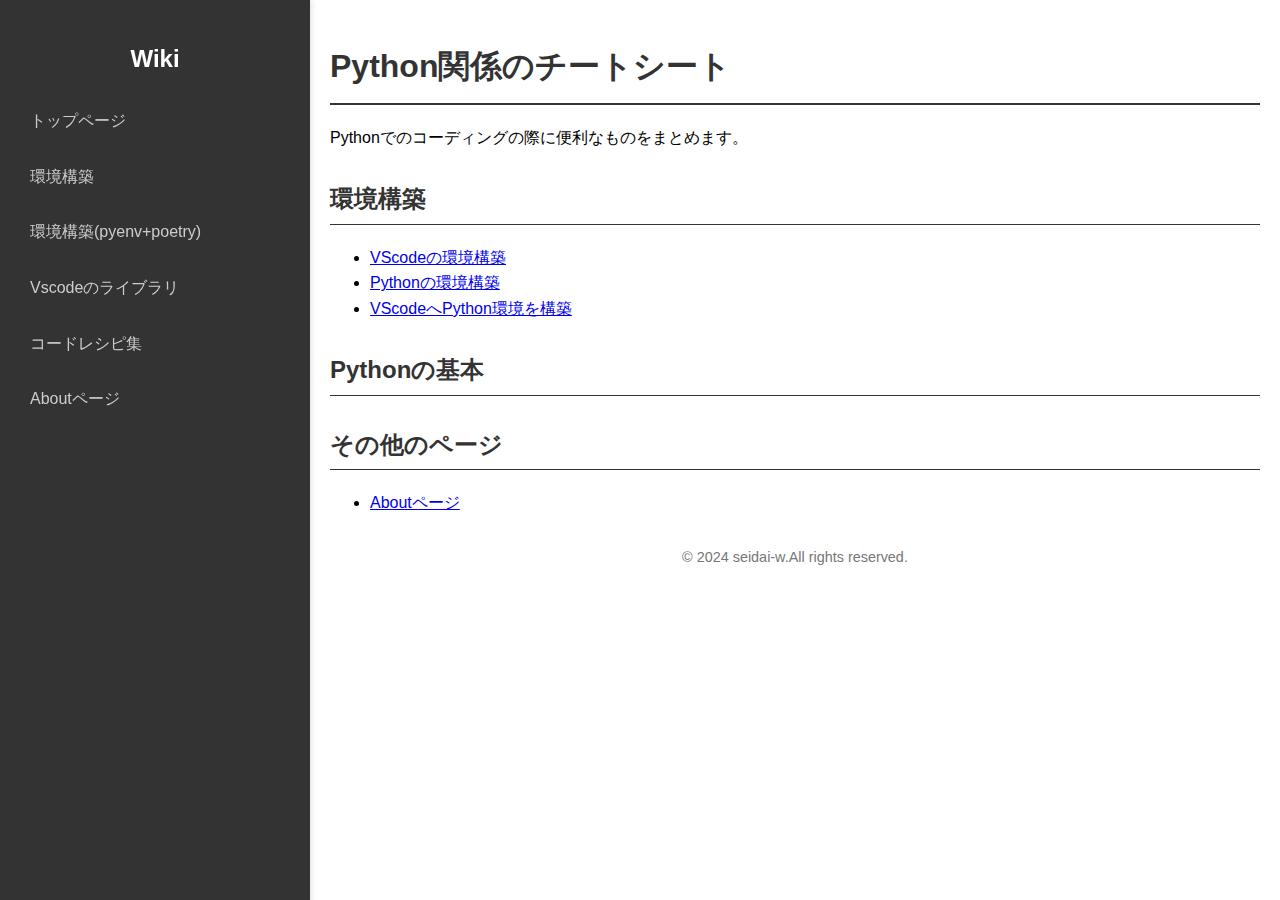
<file: index.html>
<!DOCTYPE html>
<html lang="ja">
<head>
    <meta charset="UTF-8">
    <meta name="viewport" content="width=device-width, initial-scale=1.0">
    <title>Python関係のチートシート</title>
    <link rel="stylesheet" href="assets/css/style.css">
</head>
<body>

<div class="wrapper">
    <!-- サイドバー -->
    <nav class="sidebar">
        <h2>Wiki</h2>
        <ul>
            <li><a href="index.html">トップページ</a></li>
            <li><a href="section1/topic1.html">環境構築</a></li>
            <li><a href="section1/topic1-2.html">環境構築(pyenv+poetry)</a></li>
            <li><a href="section1/topic2.html">Vscodeのライブラリ</a></li>
            <li><a href="section1/topic3.html">コードレシピ集</a></li>
            <li><a href="about.html">Aboutページ</a></li>
        </ul>
    </nav>

    <!-- メインコンテンツ -->
    <div class="main-content">
        <h1>Python関係のチートシート</h1>
        <p>Pythonでのコーディングの際に便利なものをまとめます。</p>

        <h2>環境構築</h2>
        <ul>
            <li><a href="section1/topic1.html#visinst"> VScodeの環境構築</a></li>
            <li><a href="section1/topic1.html#details"> Pythonの環境構築</a></li>
            <li><a href="section1/topic1.html#buil"> VScodeへPython環境を構築</a></li>
        </ul>

        <h2>Pythonの基本</h2>

        <h2>その他のページ</h2>
        <ul>
            <li><a href="about.html">Aboutページ</a></li>
        </ul>

        <div class="footer">
            <p>© 2024 seidai-w.All rights reserved.</p>
        </div>
    </div>
</div>

</body>
</html>
</file>
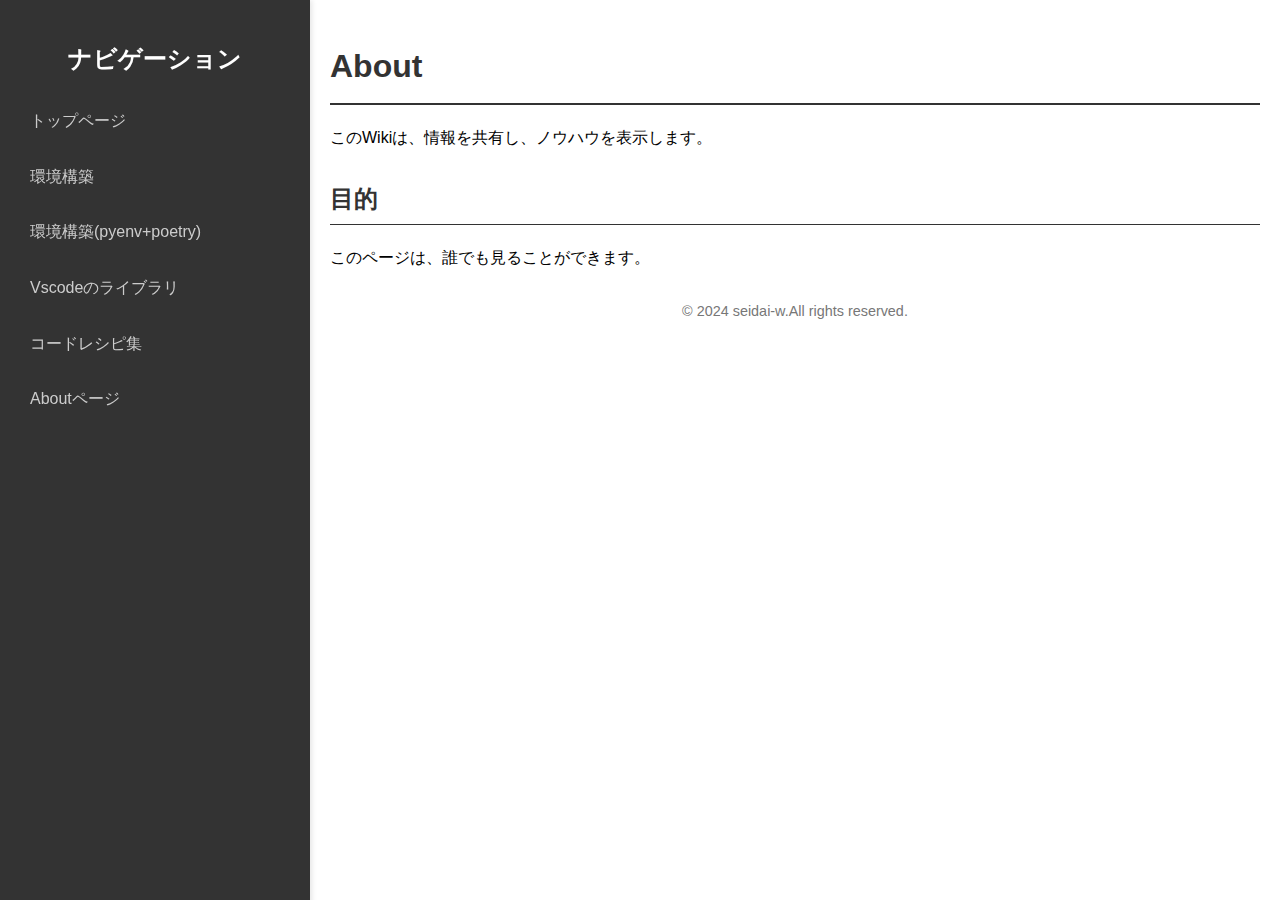
<file: about.html>
<!DOCTYPE html>
<html lang="ja">
<head>
    <meta charset="UTF-8">
    <meta name="viewport" content="width=device-width, initial-scale=1.0">
    <title>About</title>
    <link rel="stylesheet" href="assets/css/style.css">
</head>
<body>

<div class="wrapper">
    <!-- サイドバー -->
    <nav class="sidebar">
        <h2>ナビゲーション</h2>
        <ul>
            <li><a href="index.html">トップページ</a></li>
            <li><a href="section1/topic1.html">環境構築</a></li>
            <li><a href="section1/topic1-2.html">環境構築(pyenv+poetry)</a></li>
            <li><a href="section1/topic2.html">Vscodeのライブラリ</a></li>
            <li><a href="section1/topic3.html">コードレシピ集</a></li>
            <li><a href="about.html">Aboutページ</a></li>
        </ul>
    </nav>

    <!-- メインコンテンツ -->
    <div class="main-content">
        <h1>About</h1>
        <p>このWikiは、情報を共有し、ノウハウを表示します。</p>

        <h2>目的</h2>
        <p>このページは、誰でも見ることができます。</p>

        <div class="footer">
            <p>© 2024 seidai-w.All rights reserved.</p>
        </div>
    </div>
</div>

</body>
</html>
</file>
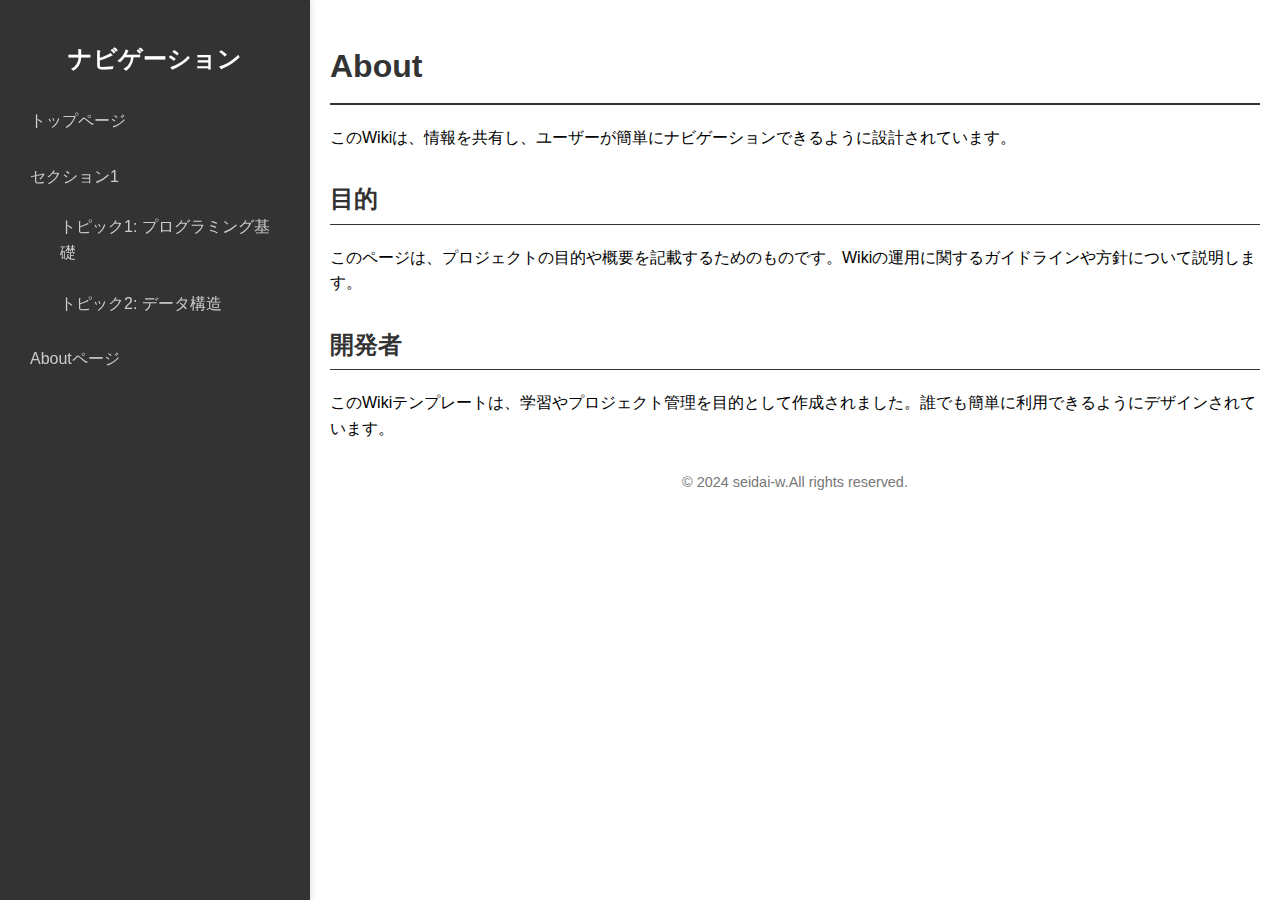
<file: pages/about.html>
<!DOCTYPE html>
<html lang="ja">
<head>
    <meta charset="UTF-8">
    <meta name="viewport" content="width=device-width, initial-scale=1.0">
    <title>About</title>
    <link rel="stylesheet" href="../assets/css/style.css">
</head>
<body>

<div class="wrapper">
    <!-- サイドバー -->
    <nav class="sidebar">
        <h2>ナビゲーション</h2>
        <ul>
            <li><a href="index.html">トップページ</a></li>
            <li>
                <a href="#">セクション1</a>
                <ul>
                    <li><a href="section1/topic1.html">トピック1: プログラミング基礎</a></li>
                    <li><a href="section1/topic2.html">トピック2: データ構造</a></li>
                </ul>
            </li>
            <li><a href="about.html">Aboutページ</a></li>
        </ul>
    </nav>

    <!-- メインコンテンツ -->
    <div class="main-content">
        <h1>About</h1>
        <p>このWikiは、情報を共有し、ユーザーが簡単にナビゲーションできるように設計されています。</p>

        <h2>目的</h2>
        <p>このページは、プロジェクトの目的や概要を記載するためのものです。Wikiの運用に関するガイドラインや方針について説明します。</p>

        <h2>開発者</h2>
        <p>このWikiテンプレートは、学習やプロジェクト管理を目的として作成されました。誰でも簡単に利用できるようにデザインされています。</p>

        <div class="footer">
            <p>© 2024 seidai-w.All rights reserved.</p>
        </div>
    </div>
</div>

</body>
</html>
</file>
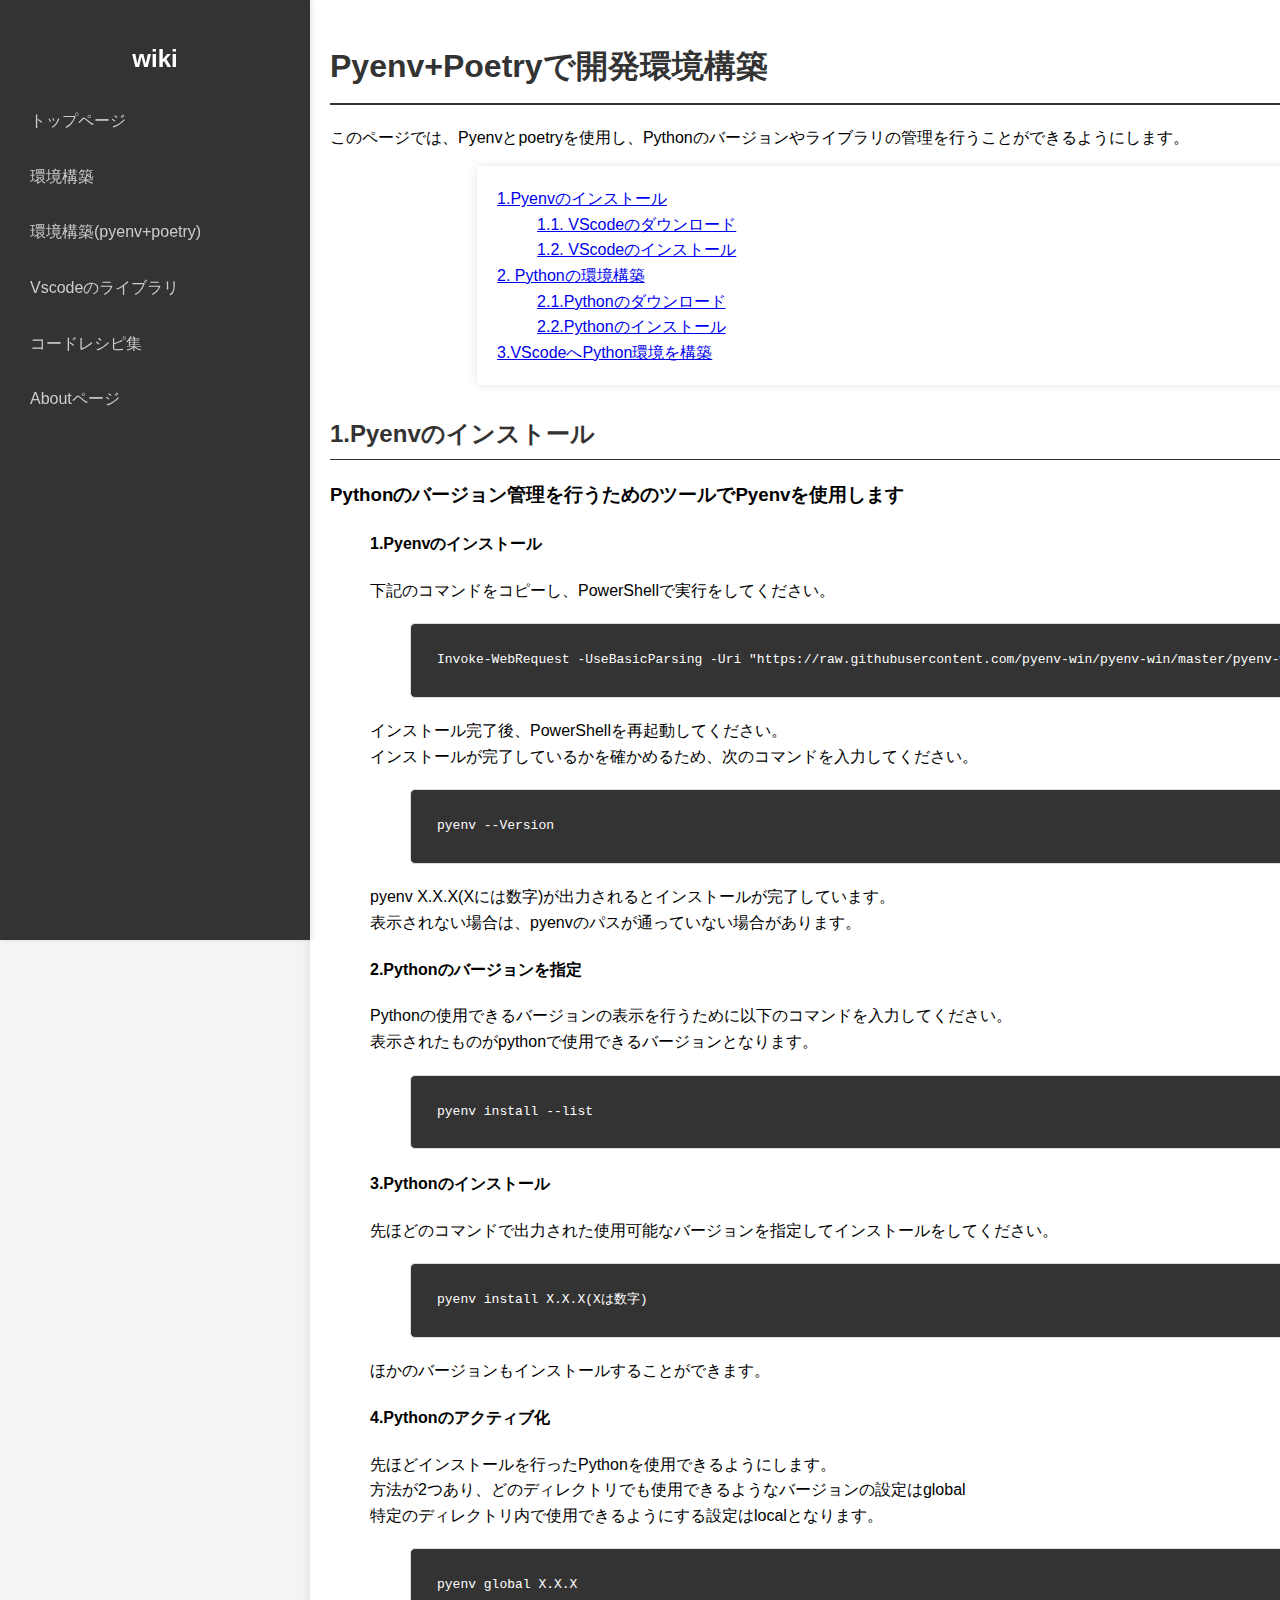
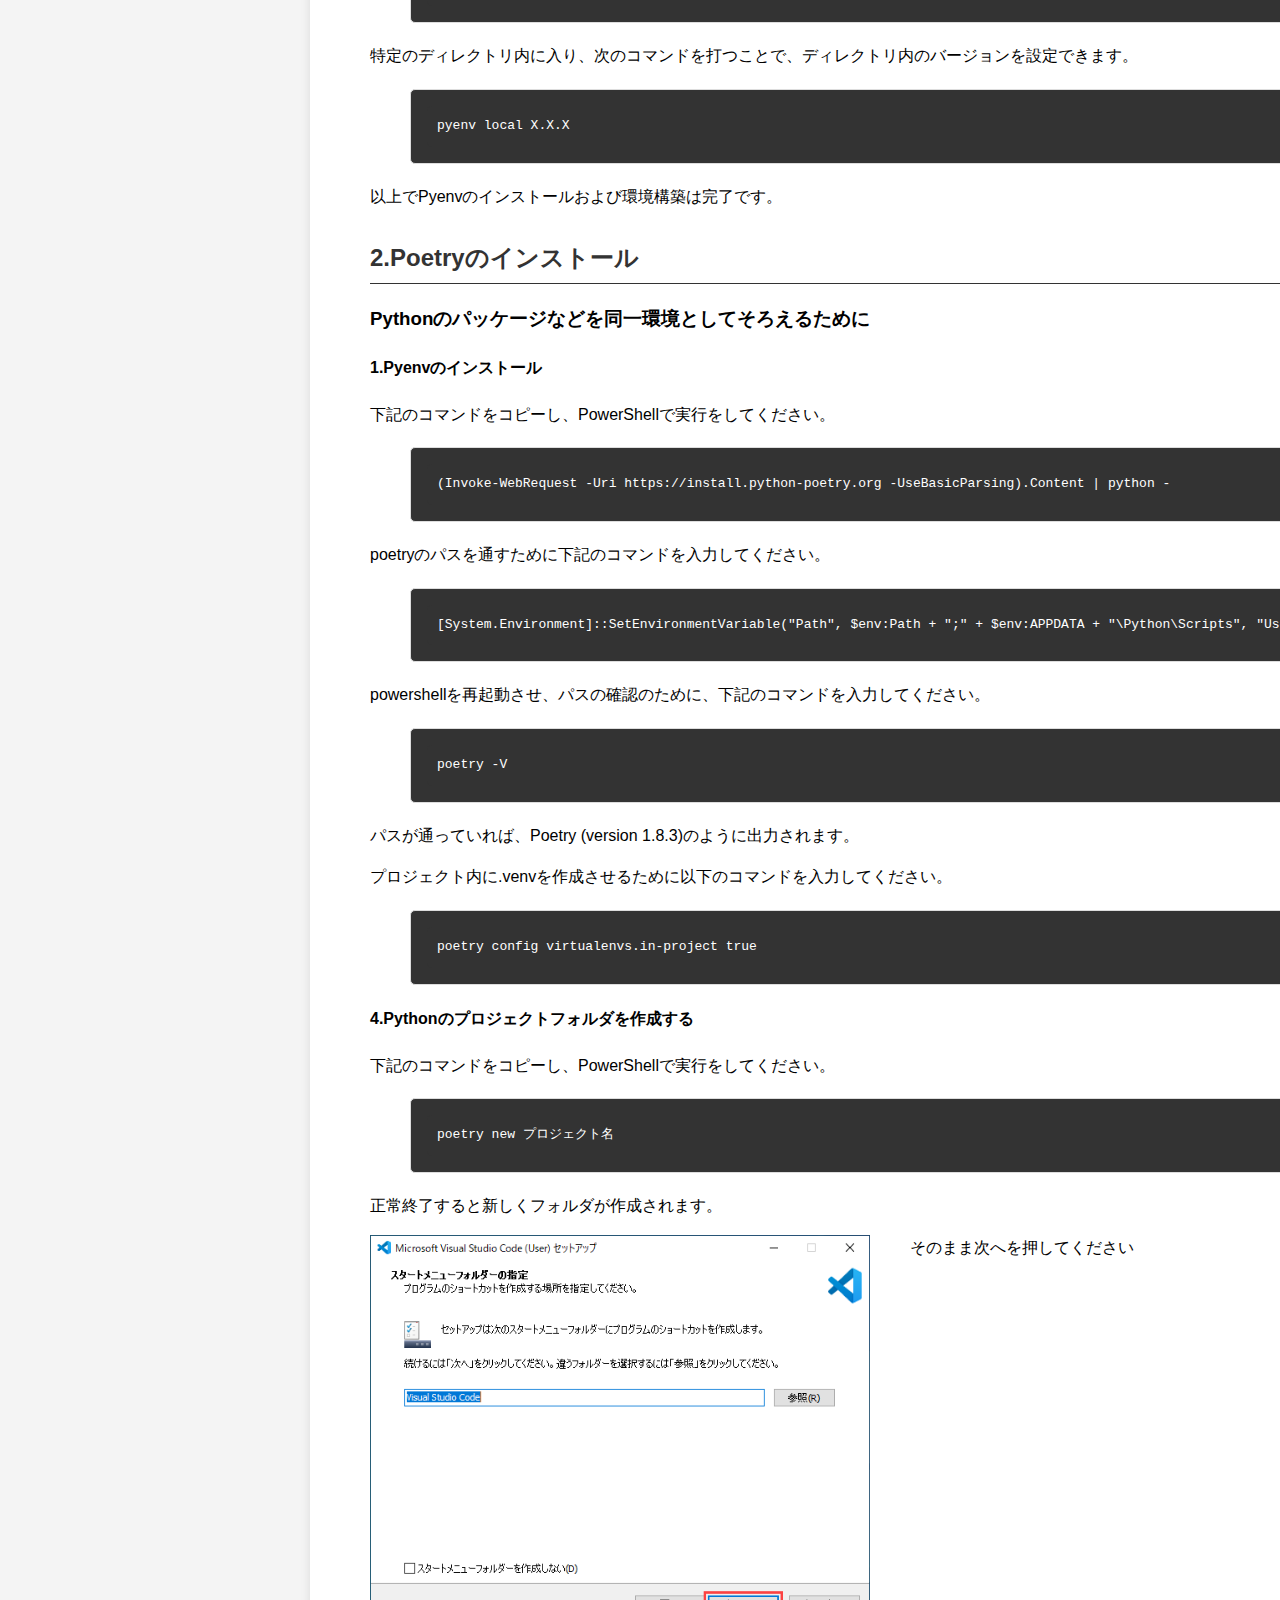
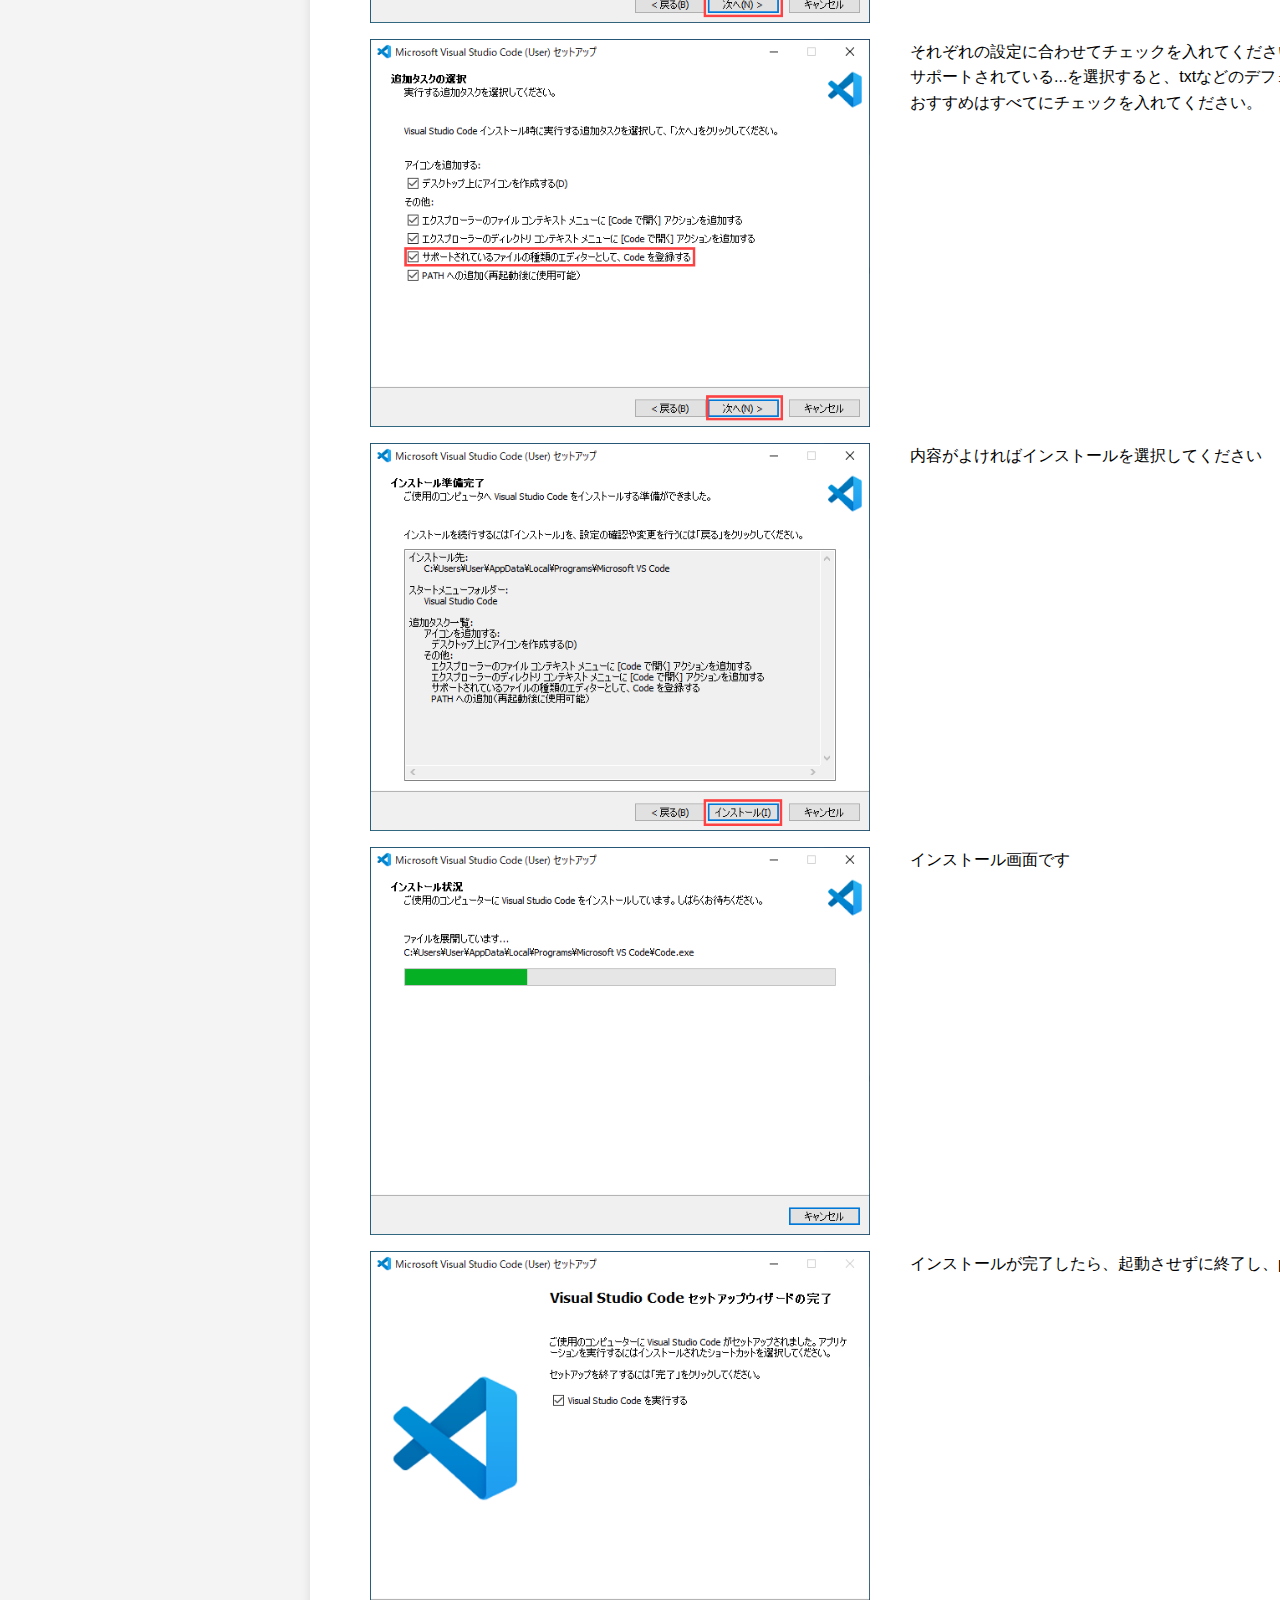
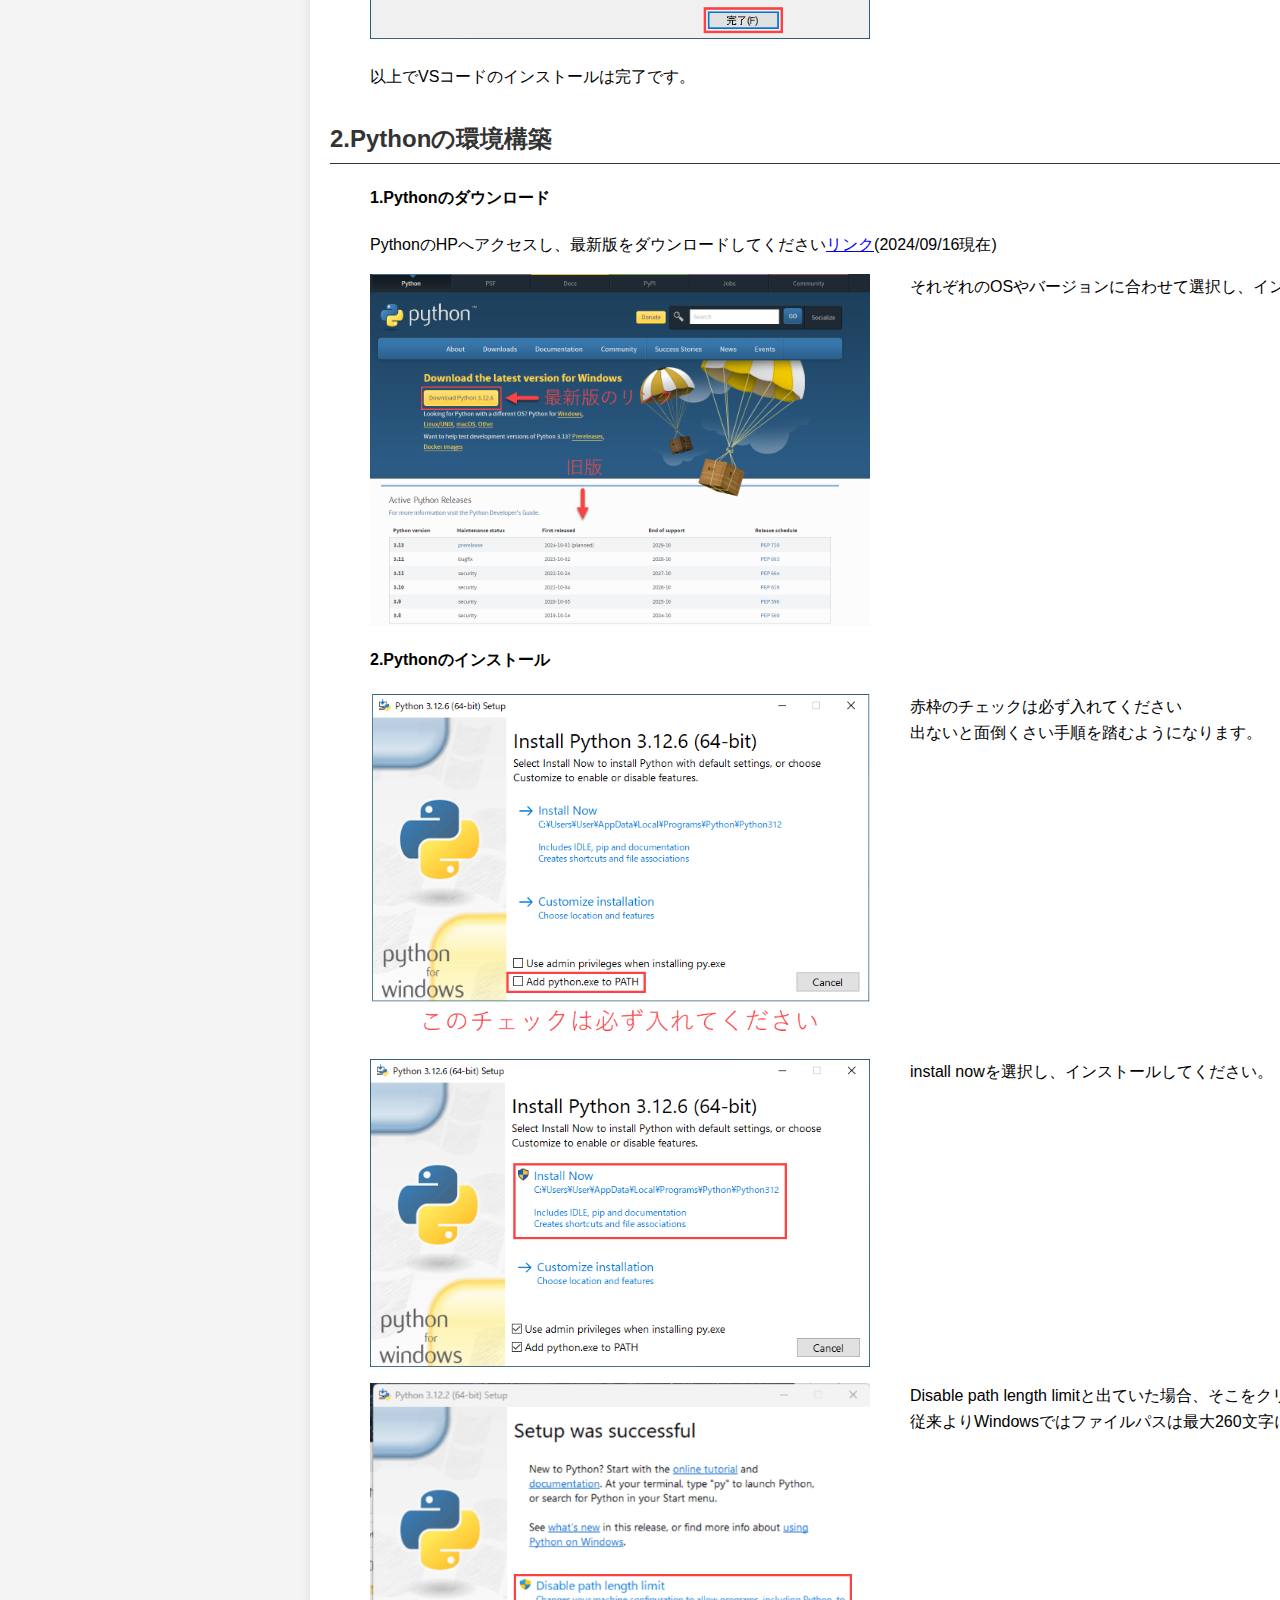
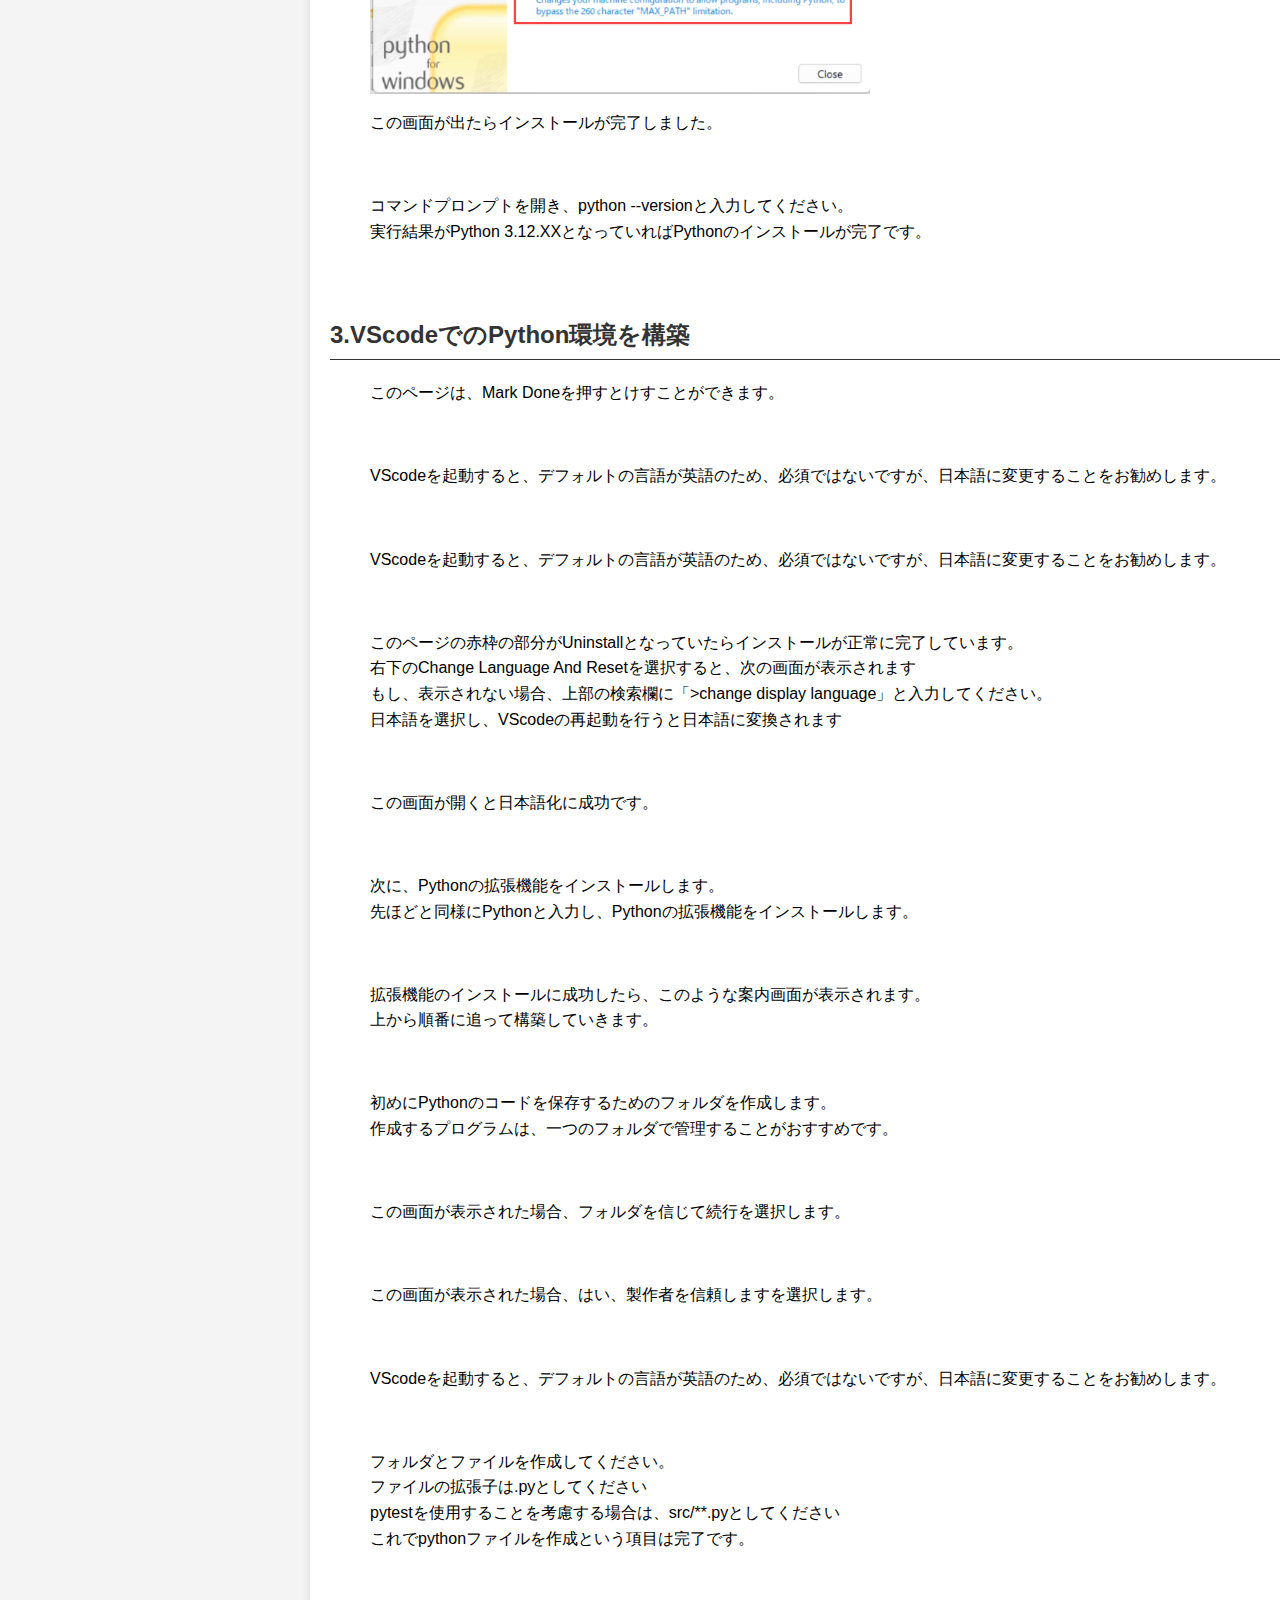
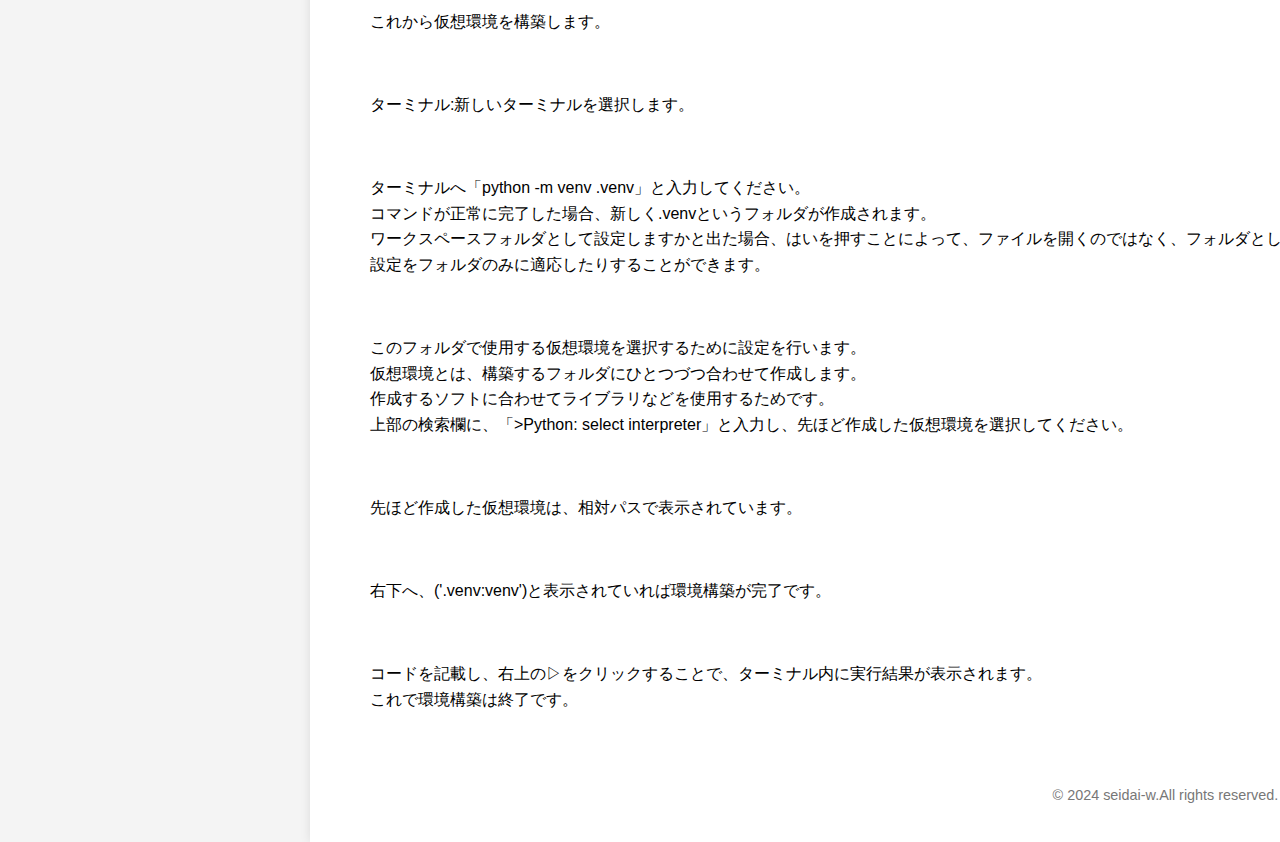
<file: section1/topic1-2.html>
<!DOCTYPE html>
<html lang="ja">
<head>
    <meta charset="UTF-8">
    <meta name="viewport" content="width=device-width, initial-scale=1.0">
    <title>環境構築</title>
    <link rel="stylesheet" href="../assets/css/style.css">
</head>
<body>
<!--環境構築のページ-->
<div class="wrapper">
    <script src="../assets/js/main.js"></script>
    <!-- サイドバー -->
    <nav class="sidebar">
        <h2>wiki</h2>
        <ul>
        <li><a href="../index.html">トップページ</a></li>
        <li><a href="./topic1.html">環境構築</a></li>
        <li><a href="./topic1-2.html">環境構築(pyenv+poetry)</a></li>
        <li><a href="./topic2.html">Vscodeのライブラリ</a></li>
        <li><a href="./topic3.html">コードレシピ集</a></li>
        <li><a href="../about.html">Aboutページ</a></li>
    </ul>
    </nav>

    <!-- メインコンテンツ -->
    <div class="main-content">
        <h1>Pyenv+Poetryで開発環境構築</h1>
        <p>このページでは、Pyenvとpoetryを使用し、Pythonのバージョンやライブラリの管理を行うことができるようにします。</p>
        <ul class="container">
            <dl><a href="#vsinst">1.Pyenvのインストール</a></dl>
                <ul>
                    <dl><a href="#vsdown">1.1. VScodeのダウンロード</a></dl>
                    <dl><a href="#vsinstall">1.2. VScodeのインストール</a></dl>
                </ul>
            <dl><a href="#details">2. Pythonの環境構築</a>
                <ul>
                    <dl><a href="#pydown">2.1.Pythonのダウンロード</a></dl>
                    <dl><a href="#pyinst">2.2.Pythonのインストール</a></dl>
                </ul>
            </dl>
            <dl><a href="#buil">3.VScodeへPython環境を構築</a></li>
        </ul>

        <h2 id="vsinst">1.Pyenvのインストール</h2>
        <h3>Pythonのバージョン管理を行うためのツールでPyenvを使用します</h3>
        <dd>
            <h4 id="vsdown">1.Pyenvのインストール</h4>
                <p>下記のコマンドをコピーし、PowerShellで実行をしてください。</p>
                <ul>
                    <dl>
                        <div class="code-container">
                            <pre>
<code id="pe1" class="code-block">Invoke-WebRequest -UseBasicParsing -Uri "https://raw.githubusercontent.com/pyenv-win/pyenv-win/master/pyenv-win/install-pyenv-win.ps1" -OutFile "./install-pyenv-win.ps1"; &"./install-pyenv-win.ps1"</code></pre>            
                            <button class="copy-btn" onclick="copyCode('pe1')">コピー</button>
                        </div>
                    </dl>
                </ul>
                <p> インストール完了後、PowerShellを再起動してください。<br>
                    インストールが完了しているかを確かめるため、次のコマンドを入力してください。
                </p>
                <ul>
                    <dl>
                        <div class="code-container">
                            <pre>
<code id="pe2" class="code-block">pyenv --Version</code></pre>            
                            <button class="copy-btn" onclick="copyCode('pe2')">コピー</button>
                        </div>
                    </dl>
                </ul>
                <p>pyenv X.X.X(Xには数字)が出力されるとインストールが完了しています。<br>
                   表示されない場合は、pyenvのパスが通っていない場合があります。</p>
            
            <h4 id="vsinstall">2.Pythonのバージョンを指定</h4>
            <p>Pythonの使用できるバージョンの表示を行うために以下のコマンドを入力してください。<br>
               表示されたものがpythonで使用できるバージョンとなります。
            </p>
            <ul>
                <dl>
                    <div class="code-container">
                        <pre>
<code id="pe3">pyenv install --list</code></pre>
                        <button class="copy-btn" onclick="copyCode('pe3')">コピー</button>
                    </div>
                </dl>
            </ul>

            <h4 id="vsinstall">3.Pythonのインストール</h4>
            <p>先ほどのコマンドで出力された使用可能なバージョンを指定してインストールをしてください。</p>
            <ul>
                <dl>
                    <div class="code-container">
                        <pre>
<code id="pe4">pyenv install X.X.X(Xは数字)</code></pre>
                        <button class="copy-btn" onclick="copyCode('pe4')">コピー</button>
                    </div>
                </dl>
            </ul>
            <p>ほかのバージョンもインストールすることができます。</p>

            <h4 id="vsinstall">4.Pythonのアクティブ化</h4>
            <p>先ほどインストールを行ったPythonを使用できるようにします。<br>
               方法が2つあり、どのディレクトリでも使用できるようなバージョンの設定はglobal<br>
               特定のディレクトリ内で使用できるようにする設定はlocalとなります。
            </p>
            <ul>
                <dl>
                    <div class="code-container">
                        <pre>
<code id="pe5" class="code-block">pyenv global X.X.X</code></pre>
                        <button class="copy-btn" onclick="copyCode('pe5')">コピー</button>
                    </div>
                </dl>
            </ul>
            <p>特定のディレクトリ内に入り、次のコマンドを打つことで、ディレクトリ内のバージョンを設定できます。</p>
            <ul>
                <dl>
                    <div class="code-container">
                        <pre>
<code id="pe5" class="code-block">pyenv local X.X.X</code></pre>
                        <button class="copy-btn" onclick="copyCode('pe5')">コピー</button>
                    </div>
                </dl>
            </ul>
            <p>以上でPyenvのインストールおよび環境構築は完了です。</p>

            <h2 id="vsinst">2.Poetryのインストール</h2>
            <h3>Pythonのパッケージなどを同一環境としてそろえるために</h3>
            <dd>
                <h4 id="vsdown">1.Pyenvのインストール</h4>
                    <p>下記のコマンドをコピーし、PowerShellで実行をしてください。</p>
                    <ul>
                        <dl>
                            <div class="code-container">
                                <pre>
<code id="po1" class="code-block">(Invoke-WebRequest -Uri https://install.python-poetry.org -UseBasicParsing).Content | python -</code></pre>            
                                <button class="copy-btn" onclick="copyCode('po1')">コピー</button>
                            </div>
                        </dl>
                    </ul>
                    <p>poetryのパスを通すために下記のコマンドを入力してください。</p>
                    <ul>
                        <dl>
                            <div class="code-container">
                                <pre>
<code id="po2" class="code-block">[System.Environment]::SetEnvironmentVariable("Path", $env:Path + ";" + $env:APPDATA + "\Python\Scripts", "User")</code></pre>
                                <button class="copy-btn" onclick="copyCode('po2')">コピー</button>
                            </div>
                        </dl>
                    </ul>
                    <p>powershellを再起動させ、パスの確認のために、下記のコマンドを入力してください。</p>
                    <ul>
                        <dl>
                            <div class="code-container">
                                <pre>
<code id="po3" class="code-block">poetry -V</code></pre>
                                <button class="copy-btn" onclick="copyCode('po3')">コピー</button>
                            </div>
                        </dl>
                    </ul>
                    <p>パスが通っていれば、Poetry (version 1.8.3)のように出力されます。</p>
                    <p>プロジェクト内に.venvを作成させるために以下のコマンドを入力してください。</p>
                    <ul>
                        <dl>
                            <div class="code-container">
                                <pre>
<code id="po4" class="code-block">poetry config virtualenvs.in-project true</code></pre>
                                <button class="copy-btn" onclick="copyCode('po4')">コピー</button>
                            </div>
                        </dl>
                    </ul>

                <h4 id="vsdown">4.Pythonのプロジェクトフォルダを作成する</h4>
                    <p>下記のコマンドをコピーし、PowerShellで実行をしてください。</p>
                    <ul>
                        <dl>
                            <div class="code-container">
                                <pre>
<code id="po1" class="code-block">poetry new プロジェクト名</code></pre>            
                                <button class="copy-btn" onclick="copyCode('po1')">コピー</button>
                            </div>
                        </dl>
                    </ul>
                    <p>正常終了すると新しくフォルダが作成されます。</p>





                <dd>
                    <input type="checkbox" class="popup-checkbox" id="pop-up3">
                    <label for="pop-up3" class="overlay">
                        <label class="popWindow">
                            <div class="ptitle">
                                <label class="close" for="pop-up3">&times;</label>
                                <img itemprop="image" loading="lazy" src="../data/image/vs3.png" alt="サンプル画像"/>
                            </div>
                        </label>
                    </label>
                    <div class="c">
                        <label for="pop-up3">
                            <img itemprop="image" loading="lazy" src="../data/image/vs3.png" width="500" alt="サンプル画像" align="left" />
                            <p>
                                そのまま次へを押してください<br>
                            </p>
                        </label>
                    </div>
                    <br clear="all">
                </dd>
                <dd>
                    <input type="checkbox" class="popup-checkbox" id="pop-up4">
                    <label for="pop-up4" class="overlay">
                        <label class="popWindow">
                            <div class="ptitle">
                                <label class="close" for="pop-up4">&times;</label>
                                <img itemprop="image" loading="lazy" src="../data/image/vs4.png" alt="サンプル画像"/>
                            </div>
                        </label>
                    </label>
                    <div class="c">
                        <label for="pop-up4">
                            <img itemprop="image" loading="lazy" src="../data/image/vs4.png" width="500" alt="サンプル画像" align="left" />
                            <p>
                                それぞれの設定に合わせてチェックを入れてください。<br>
                                サポートされている...を選択すると、txtなどのデフォルトのアプリケーションがVScodeで開くので注意してください<br>
                                おすすめはすべてにチェックを入れてください。<br>
                            </p>
                        </label>
                    </div>
                    <br clear="all">
                </dd>
                <dd>
                    <input type="checkbox" class="popup-checkbox" id="pop-up5">
                    <label for="pop-up5" class="overlay">
                        <label class="popWindow">
                            <div class="ptitle">
                                <label class="close" for="pop-up5">&times;</label>
                                <img itemprop="image" loading="lazy" src="../data/image/vs5.png" alt="サンプル画像"/>
                            </div>
                        </label>
                    </label>
                    <div class="c">
                        <label for="pop-up5">
                            <img itemprop="image" loading="lazy" src="../data/image/vs5.png" width="500" alt="サンプル画像" align="left" />
                            <p>
                                内容がよければインストールを選択してください<br>
                            </p>
                        </label>
                    </div>
                    <br clear="all">
                </dd>
                <dd>
                    <input type="checkbox" class="popup-checkbox" id="pop-up6">
                    <label for="pop-up6" class="overlay">
                        <label class="popWindow">
                            <div class="ptitle">
                                <label class="close" for="pop-up6">&times;</label>
                                <img itemprop="image" loading="lazy" src="../data/image/vs6.png" alt="サンプル画像"/>
                            </div>
                        </label>
                    </label>
                    <div class="c">
                        <label for="pop-up6">
                            <img itemprop="image" loading="lazy" src="../data/image/vs6.png" width="500" alt="サンプル画像" align="left" />
                            <p>
                                インストール画面です<br>
                            </p>
                        </label>
                    </div>
                    <br clear="all">
                </dd>
                <dd>
                    <input type="checkbox" class="popup-checkbox" id="pop-up7">
                    <label for="pop-up7" class="overlay">
                        <label class="popWindow">
                            <div class="ptitle">
                                <label class="close" for="pop-up7">&times;</label>
                                <img itemprop="image" loading="lazy" src="../data/image/vs7.png" alt="サンプル画像"/>
                            </div>
                        </label>
                    </label>
                    <div class="c">
                        <label for="pop-up7">
                            <img itemprop="image" loading="lazy" src="../data/image/vs7.png" width="500" alt="サンプル画像" align="left" />
                            <p>
                                インストールが完了したら、起動させずに終了し、pythonのインストールヘ進んでください。<br>
                            </p>
                        </label>
                    </div>
                    <br clear="all">
                </dd>
                <dd>
                    <br>
                    以上でVSコードのインストールは完了です。
                </dd>
        </dd>
        <!--pythonの環境構築-->
        <h2>2.Pythonの環境構築</h2>
        <dd>
            <h4 id="pydown">1.Pythonのダウンロード</h4>
            <p>PythonのHPへアクセスし、最新版をダウンロードしてください<a href="https://www.python.org/downloads/">リンク</a>(2024/09/16現在)</p>
                <input type="checkbox" class="popup-checkbox" id="py1">
                <label for="py1" class="overlay">
                    <label class="popWindow">
                        <div class="ptitle">
                            <label class="close" for="py1">&times;</label>
                            <img itemprop="image" loading="lazy" src="../data/image/py00.png" alt="サンプル画像"/>
                        </div>
                    </label>
                </label>
                <div class="c">
                    <label for="py1">
                        <img itemprop="image" loading="lazy" src="../data/image/py00.png" width="500" alt="サンプル画像" align="left" />
                        <p>
                            それぞれのOSやバージョンに合わせて選択し、インストールを行ってください。<br>
                        </p>
                    </label>
                </div>
                <br clear="all">
            <h4 id="pyinst">2.Pythonのインストール</h4>
                <input type="checkbox" class="popup-checkbox" id="py2">
                    <label for="py2" class="overlay">
                        <label class="popWindow">
                            <div class="ptitle">
                                <label class="close" for="py2">&times;</label>
                                <img itemprop="image" loading="lazy" src="../data/image/py01.png" alt="サンプル画像"/>
                            </div>
                        </label>
                    </label>
                    <div class="c">
                        <label for="py2">
                            <img itemprop="image" loading="lazy" src="../data/image/py01.png" width="500" alt="サンプル画像" align="left" />
                            <p>
                                赤枠のチェックは必ず入れてください<br>
                                出ないと面倒くさい手順を踏むようになります。<br>
                            </p>
                        </label>
                    </div>
                    <br clear="all">
                    <input type="checkbox" class="popup-checkbox" id="py3">
                    <label for="py3" class="overlay">
                        <label class="popWindow">
                            <div class="ptitle">
                                <label class="close" for="py3">&times;</label>
                                <img itemprop="image" loading="lazy" src="../data/image/py02.png" alt="サンプル画像"/>
                            </div>
                        </label>
                    </label>
                    <div class="c">
                        <label for="py3">
                            <img itemprop="image" loading="lazy" src="../data/image/py02.png" width="500" alt="サンプル画像" align="left" />
                            <p>
                                install nowを選択し、インストールしてください。
                            </p>
                        </label>
                    </div>
                    <br clear="all">
                    <input type="checkbox" class="popup-checkbox" id="py4">
                    <label for="py4" class="overlay">
                        <label class="popWindow">
                            <div class="ptitle">
                                <label class="close" for="py4">&times;</label>
                                <img itemprop="image" loading="lazy" src="../data/image/py06.png" alt="サンプル画像"/>
                            </div>
                        </label>
                    </label>
                    <div class="c">
                        <label for="py4">
                            <img itemprop="image" loading="lazy" src="../data/image/py06.png" width="500" alt="サンプル画像" align="left" />
                            <p>
                                Disable path length limitと出ていた場合、そこをクリックしてください。<br>
                                従来よりWindowsではファイルパスは最大260文字に制限されていましたが、Windows10からこの制限を解除るため、クリックをしてください。<br>
                            </p>
                        </label>
                    </div>
                    <br clear="all">
                    <input type="checkbox" class="popup-checkbox" id="py5">
                    <label for="py5" class="overlay">
                        <label class="popWindow">
                            <div class="ptitle">
                                <label class="close" for="py5">&times;</label>
                                <img itemprop="image" loading="lazy" src="../data/image/py04.png" alt="サンプル画像"/>
                            </div>
                        </label>
                    </label>
                    <div class="c">
                        <label for="py5">
                            <img itemprop="image" loading="lazy" src="../data/image/py04.png" width="500" alt="サンプル画像" align="left" />
                            <p>
                                この画面が出たらインストールが完了しました。<br>
                            </p>
                        </label>
                    </div>
                    <br clear="all">
                    <input type="checkbox" class="popup-checkbox" id="py6">
                    <label for="py6" class="overlay">
                        <label class="popWindow">
                            <div class="ptitle">
                                <label class="close" for="py6">&times;</label>
                                <img itemprop="image" loading="lazy" src="../data/image/py05.png" alt="サンプル画像"/>
                            </div>
                        </label>
                    </label>
                    <div class="c">
                        <label for="py6">
                            <img itemprop="image" loading="lazy" src="../data/image/py05.png" width="500" alt="サンプル画像" align="left" />
                            <p>
                                コマンドプロンプトを開き、python --versionと入力してください。<br>
                                実行結果がPython 3.12.XXとなっていればPythonのインストールが完了です。<br>
                            </p>
                        </label>
                    </div>
                    <br clear="all">
        </dd>
        <!---ここからvscodeでpythonを実行させるためのもの-->
        <h2 id="buil">3.VScodeでのPython環境を構築</h2>
        <dd>
            <input type="checkbox" class="popup-checkbox" id="bi1">
            <label for="bi1" class="overlay">
                <label class="popWindow">
                    <div class="ptitle">
                        <label class="close" for="bi1">&times;</label>
                        <img itemprop="image" loading="lazy" src="../data/image/vs8.png" alt="サンプル画像"/>
                    </div>
                </label>
            </label>
            <div class="c">
                <label for="bi1">
                    <img itemprop="image" loading="lazy" src="../data/image/vs8.png" width="500" alt="サンプル画像" align="left" />
                    <p>
                        このページは、Mark Doneを押すとけすことができます。
                    </p>
                </label>
            </div>
            <br clear="all">
            <input type="checkbox" class="popup-checkbox" id="bi2">
            <label for="bi2" class="overlay">
                <label class="popWindow">
                    <div class="ptitle">
                        <label class="close" for="bi2">&times;</label>
                        <img itemprop="image" loading="lazy" src="../data/image/vs9.png" alt="サンプル画像"/>
                    </div>
                </label>
            </label>
            <div class="c">
                <label for="bi2">
                    <img itemprop="image" loading="lazy" src="../data/image/vs9.png" width="500" alt="サンプル画像" align="left" />
                    <p>
                        VScodeを起動すると、デフォルトの言語が英語のため、必須ではないですが、日本語に変更することをお勧めします。<br>
                    </p>
                </label>
            </div>
            <br clear="all">
            <input type="checkbox" class="popup-checkbox" id="bi3">
            <label for="bi3" class="overlay">
                <label class="popWindow">
                    <div class="ptitle">
                        <label class="close" for="bi3">&times;</label>
                        <img itemprop="image" loading="lazy" src="../data/image/vs10.png" alt="サンプル画像"/>
                    </div>
                </label>
            </label>
            <div class="c">
                <label for="bi3">
                    <img itemprop="image" loading="lazy" src="../data/image/vs10.png" width="500" alt="サンプル画像" align="left" />
                    <p>
                        VScodeを起動すると、デフォルトの言語が英語のため、必須ではないですが、日本語に変更することをお勧めします。<br>
                    </p>
                </label>
            </div>
            <br clear="all">
            <input type="checkbox" class="popup-checkbox" id="bi4">
            <label for="bi4" class="overlay">
                <label class="popWindow">
                    <div class="ptitle">
                        <label class="close" for="bi4">&times;</label>
                        <img itemprop="image" loading="lazy" src="../data/image/vs11.png" alt="サンプル画像"/>
                    </div>
                </label>
            </label>
            <div class="c">
                <label for="bi4">
                    <img itemprop="image" loading="lazy" src="../data/image/vs11.png" width="500" alt="サンプル画像" align="left" />
                    <p>
                        このページの赤枠の部分がUninstallとなっていたらインストールが正常に完了しています。<br>
                        右下のChange Language And Resetを選択すると、次の画面が表示されます<br>
                        もし、表示されない場合、上部の検索欄に「>change display language」と入力してください。<br>
                        日本語を選択し、VScodeの再起動を行うと日本語に変換されます
                    </p>
                </label>
            </div>
            <br clear="all">
            <input type="checkbox" class="popup-checkbox" id="bi5">
            <label for="bi5" class="overlay">
                <label class="popWindow">
                    <div class="ptitle">
                        <label class="close" for="bi5">&times;</label>
                        <img itemprop="image" loading="lazy" src="../data/image/vs12.png" alt="サンプル画像"/>
                    </div>
                </label>
            </label>
            <div class="c">
                <label for="bi5">
                    <img itemprop="image" loading="lazy" src="../data/image/vs12.png" width="500" alt="サンプル画像" align="left" />
                    <p>
                        この画面が開くと日本語化に成功です。<br>
                    </p>
                </label>
            </div>
            <br clear="all">
            <input type="checkbox" class="popup-checkbox" id="bi6">
            <label for="bi6" class="overlay">
                <label class="popWindow">
                    <div class="ptitle">
                        <label class="close" for="bi6">&times;</label>
                        <img itemprop="image" loading="lazy" src="../data/image/vs13.png" alt="サンプル画像"/>
                    </div>
                </label>
            </label>
            <div class="c">
                <label for="bi6">
                    <img itemprop="image" loading="lazy" src="../data/image/vs13.png" width="500" alt="サンプル画像" align="left" />
                    <p>
                        次に、Pythonの拡張機能をインストールします。<br>
                        先ほどと同様にPythonと入力し、Pythonの拡張機能をインストールします。<br>
                    </p>
                </label>
            </div>
            <br clear="all">
            <input type="checkbox" class="popup-checkbox" id="bi7">
            <label for="bi7" class="overlay">
                <label class="popWindow">
                    <div class="ptitle">
                        <label class="close" for="bi7">&times;</label>
                        <img itemprop="image" loading="lazy" src="../data/image/vs14.png" alt="サンプル画像"/>
                    </div>
                </label>
            </label>
            <div class="c">
                <label for="bi7">
                    <img itemprop="image" loading="lazy" src="../data/image/vs14.png" width="500" alt="サンプル画像" align="left" />
                    <p>
                       拡張機能のインストールに成功したら、このような案内画面が表示されます。<br>
                       上から順番に追って構築していきます。
                    </p>
                </label>
            </div>
            <br clear="all">
            <input type="checkbox" class="popup-checkbox" id="bi8">
            <label for="bi8" class="overlay">
                <label class="popWindow">
                    <div class="ptitle">
                        <label class="close" for="bi8">&times;</label>
                        <img itemprop="image" loading="lazy" src="../data/image/vs16.png" alt="サンプル画像"/>
                    </div>
                </label>
            </label>
            <div class="c">
                <label for="bi8">
                    <img itemprop="image" loading="lazy" src="../data/image/vs16.png" width="500" alt="サンプル画像" align="left" />
                    <p>
                        初めにPythonのコードを保存するためのフォルダを作成します。<br>
                        作成するプログラムは、一つのフォルダで管理することがおすすめです。
                    </p>
                </label>
            </div>
            <br clear="all">
            <input type="checkbox" class="popup-checkbox" id="bi9">
            <label for="bi9" class="overlay">
                <label class="popWindow">
                    <div class="ptitle">
                        <label class="close" for="bi9">&times;</label>
                        <img itemprop="image" loading="lazy" src="../data/image/vs17.png" alt="サンプル画像"/>
                    </div>
                </label>
            </label>
            <div class="c">
                <label for="bi9">
                    <img itemprop="image" loading="lazy" src="../data/image/vs17.png" width="500" alt="サンプル画像" align="left" />
                    <p>
                        この画面が表示された場合、フォルダを信じて続行を選択します。<br>
                    </p>
                </label>
            </div>
            <br clear="all">
            <input type="checkbox" class="popup-checkbox" id="bi10">
            <label for="bi10" class="overlay">
                <label class="popWindow">
                    <div class="ptitle">
                        <label class="close" for="bi10">&times;</label>
                        <img itemprop="image" loading="lazy" src="../data/image/vs18.png" alt="サンプル画像"/>
                    </div>
                </label>
            </label>
            <div class="c">
                <label for="bi10">
                    <img itemprop="image" loading="lazy" src="../data/image/vs18.png" width="500" alt="サンプル画像" align="left" />
                    <p>
                        この画面が表示された場合、はい、製作者を信頼しますを選択します。<br>
                    </p>
                </label>
            </div>
            <br clear="all">
            <input type="checkbox" class="popup-checkbox" id="bi11">
            <label for="bi11" class="overlay">
                <label class="popWindow">
                    <div class="ptitle">
                        <label class="close" for="bi11">&times;</label>
                        <img itemprop="image" loading="lazy" src="../data/image/vs19.png" alt="サンプル画像"/>
                    </div>
                </label>
            </label>
            <div class="c">
                <label for="bi11">
                    <img itemprop="image" loading="lazy" src="../data/image/vs19.png" width="500" alt="サンプル画像" align="left" />
                    <p>
                        VScodeを起動すると、デフォルトの言語が英語のため、必須ではないですが、日本語に変更することをお勧めします。<br>
                    </p>
                </label>
            </div>
            <br clear="all">
            <input type="checkbox" class="popup-checkbox" id="bi12">
            <label for="bi12" class="overlay">
                <label class="popWindow">
                    <div class="ptitle">
                        <label class="close" for="bi12">&times;</label>
                        <img itemprop="image" loading="lazy" src="../data/image/vs20.png" alt="サンプル画像"/>
                    </div>
                </label>
            </label>
            <div class="c">
                <label for="bi12">
                    <img itemprop="image" loading="lazy" src="../data/image/vs20.png" width="500" alt="サンプル画像" align="left" />
                    <p>
                        フォルダとファイルを作成してください。<br>
                        ファイルの拡張子は.pyとしてください<br>
                        pytestを使用することを考慮する場合は、src/**.pyとしてください<br>
                        これでpythonファイルを作成という項目は完了です。
                    </p>
                </label>
            </div>
            <br clear="all">
            <input type="checkbox" class="popup-checkbox" id="bi13">
            <label for="bi13" class="overlay">
                <label class="popWindow">
                    <div class="ptitle">
                        <label class="close" for="bi13">&times;</label>
                        <img itemprop="image" loading="lazy" src="../data/image/vs21.png" alt="サンプル画像"/>
                    </div>
                </label>
            </label>
            <div class="c">
                <label for="bi13">
                    <img itemprop="image" loading="lazy" src="../data/image/vs21.png" width="500" alt="サンプル画像" align="left" />
                    <p>
                        これから仮想環境を構築します。<br>
                    </p>
                </label>
            </div>
            <br clear="all">
            <input type="checkbox" class="popup-checkbox" id="bi14">
            <label for="bi14" class="overlay">
                <label class="popWindow">
                    <div class="ptitle">
                        <label class="close" for="bi14">&times;</label>
                        <img itemprop="image" loading="lazy" src="../data/image/vs22.png" alt="サンプル画像"/>
                    </div>
                </label>
            </label>
            <div class="c">
                <label for="bi14">
                    <img itemprop="image" loading="lazy" src="../data/image/vs22.png" width="500" alt="サンプル画像" align="left" />
                    <p>
                        ターミナル:新しいターミナルを選択します。<br>
                    </p>
                </label>
            </div>
            <br clear="all">
            <input type="checkbox" class="popup-checkbox" id="bi15">
            <label for="bi15" class="overlay">
                <label class="popWindow">
                    <div class="ptitle">
                        <label class="close" for="bi15">&times;</label>
                        <img itemprop="image" loading="lazy" src="../data/image/vs23.png" alt="サンプル画像"/>
                    </div>
                </label>
            </label>
            <div class="c">
                <label for="bi15">
                    <img itemprop="image" loading="lazy" src="../data/image/vs23.png" width="500" alt="サンプル画像" align="left" />
                    <p>
                        ターミナルへ「python -m venv .venv」と入力してください。<br>
                        コマンドが正常に完了した場合、新しく.venvというフォルダが作成されます。<br>
                        ワークスペースフォルダとして設定しますかと出た場合、はいを押すことによって、ファイルを開くのではなく、フォルダとして開いたり、<br>
                        設定をフォルダのみに適応したりすることができます。
                    </p>
                </label>
            </div>
            <br clear="all">
            <input type="checkbox" class="popup-checkbox" id="bi16">
            <label for="bi16" class="overlay">
                <label class="popWindow">
                    <div class="ptitle">
                        <label class="close" for="bi16">&times;</label>
                        <img itemprop="image" loading="lazy" src="../data/image/vs25.png" alt="サンプル画像"/>
                    </div>
                </label>
            </label>
            <div class="c">
                <label for="bi16">
                    <img itemprop="image" loading="lazy" src="../data/image/vs25.png" width="500" alt="サンプル画像" align="left" />
                    <p>
                        このフォルダで使用する仮想環境を選択するために設定を行います。<br>
                        仮想環境とは、構築するフォルダにひとつづつ合わせて作成します。<br>
                        作成するソフトに合わせてライブラリなどを使用するためです。<br>
                        上部の検索欄に、「>Python: select interpreter」と入力し、先ほど作成した仮想環境を選択してください。
                    </p>
                </label>
            </div>
            <br clear="all">
            <input type="checkbox" class="popup-checkbox" id="bi17">
            <label for="bi17" class="overlay">
                <label class="popWindow">
                    <div class="ptitle">
                        <label class="close" for="bi17">&times;</label>
                        <img itemprop="image" loading="lazy" src="../data/image/vs26.png" alt="サンプル画像"/>
                    </div>
                </label>
            </label>
            <div class="c">
                <label for="bi17">
                    <img itemprop="image" loading="lazy" src="../data/image/vs26.png" width="500" alt="サンプル画像" align="left" />
                    <p>
                        先ほど作成した仮想環境は、相対パスで表示されています。<br>
                    </p>
                </label>
            </div>
            <br clear="all">
            <input type="checkbox" class="popup-checkbox" id="bi18">
            <label for="bi18" class="overlay">
                <label class="popWindow">
                    <div class="ptitle">
                        <label class="close" for="bi18">&times;</label>
                        <img itemprop="image" loading="lazy" src="../data/image/vs27.png" alt="サンプル画像"/>
                    </div>
                </label>
            </label>
            <div class="c">
                <label for="bi18">
                    <img itemprop="image" loading="lazy" src="../data/image/vs27.png" width="500" alt="サンプル画像" align="left" />
                    <p>
                        右下へ、('.venv:venv')と表示されていれば環境構築が完了です。<br>
                    </p>
                </label>
            </div>
            <br clear="all">
            <input type="checkbox" class="popup-checkbox" id="bi19">
            <label for="bi19" class="overlay">
                <label class="popWindow">
                    <div class="ptitle">
                        <label class="close" for="bi19">&times;</label>
                        <img itemprop="image" loading="lazy" src="../data/image/vs29.png" alt="サンプル画像"/>
                    </div>
                </label>
            </label>
            <div class="c">
                <label for="bi19">
                    <img itemprop="image" loading="lazy" src="../data/image/vs29.png" width="500" alt="サンプル画像" align="left" />
                    <p>
                        コードを記載し、右上の▷をクリックすることで、ターミナル内に実行結果が表示されます。<br>
                        これで環境構築は終了です。
                    </p>
                </label>
            </div>
            <br clear="all">
        </dd>

        <div class="footer">
            <p>© 2024 seidai-w.All rights reserved.</p>
        </div>
    </div>
</div>

</body>
</html>
</file>
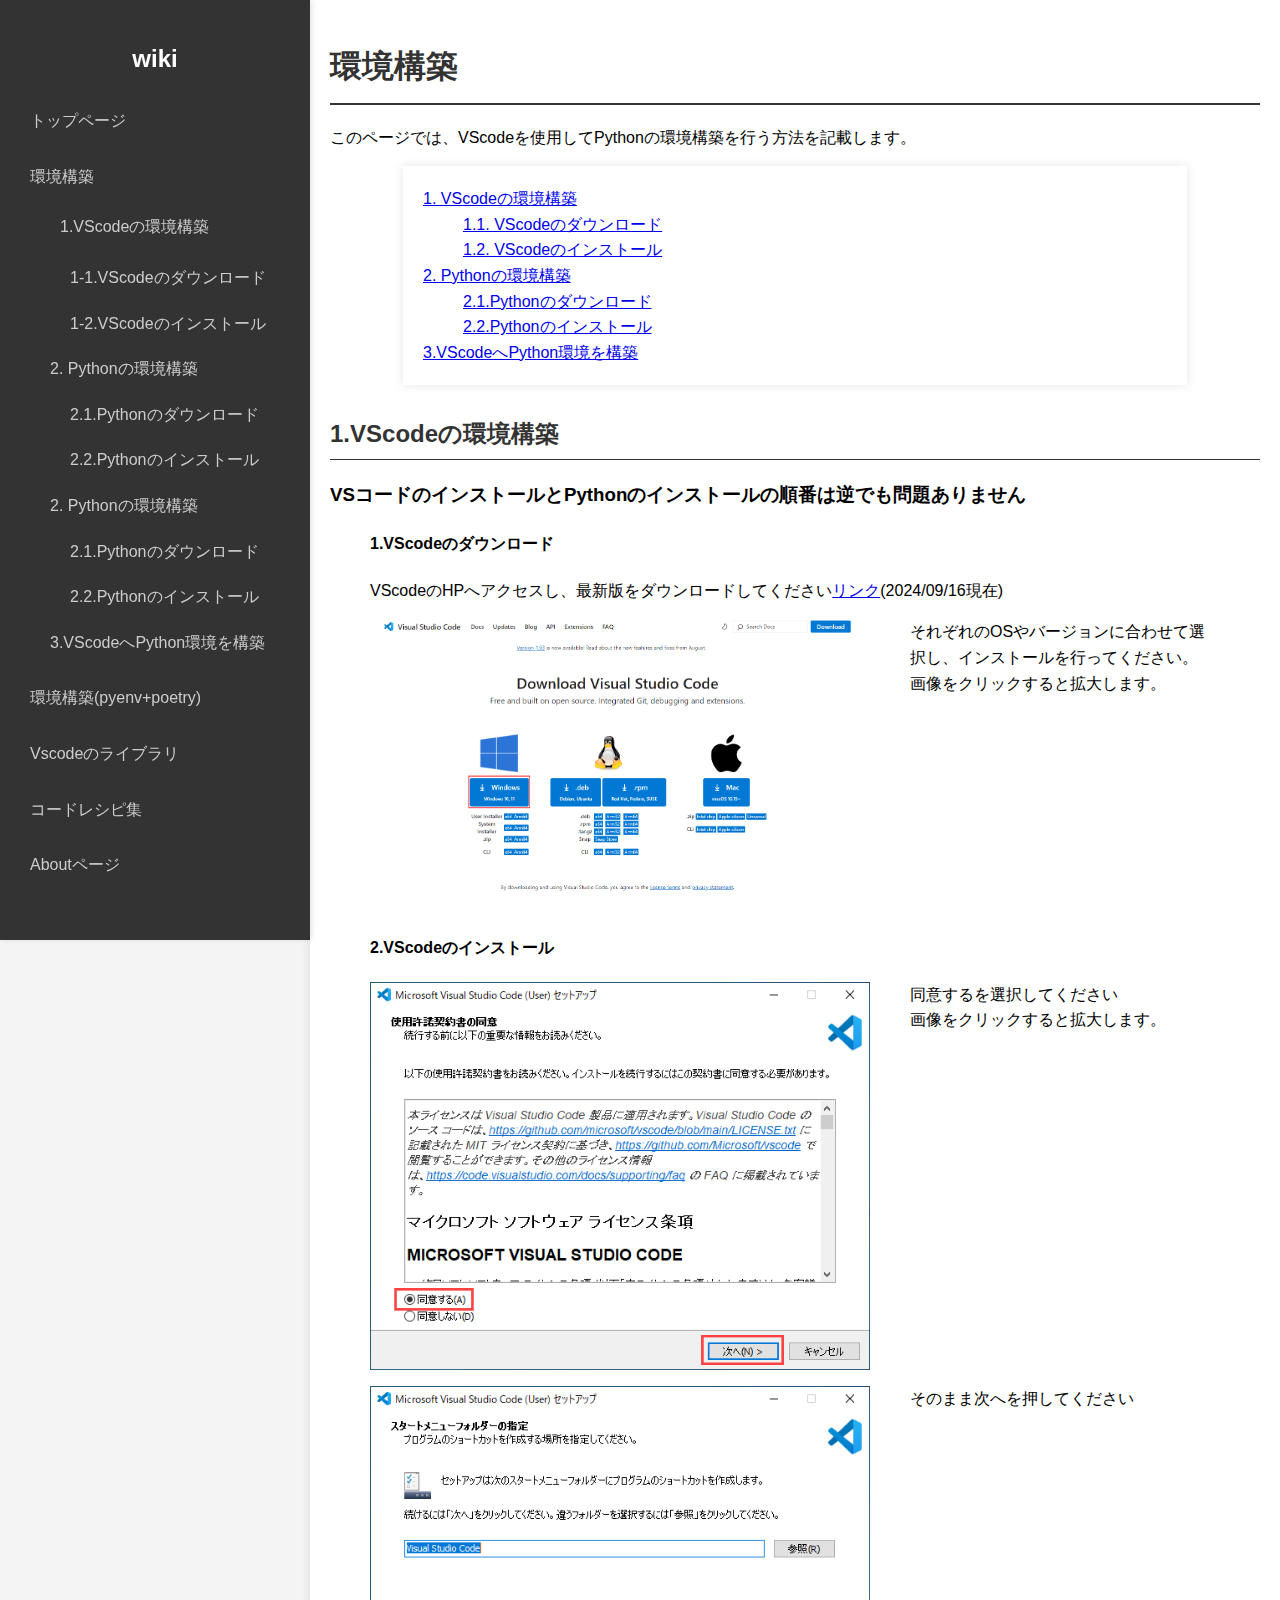
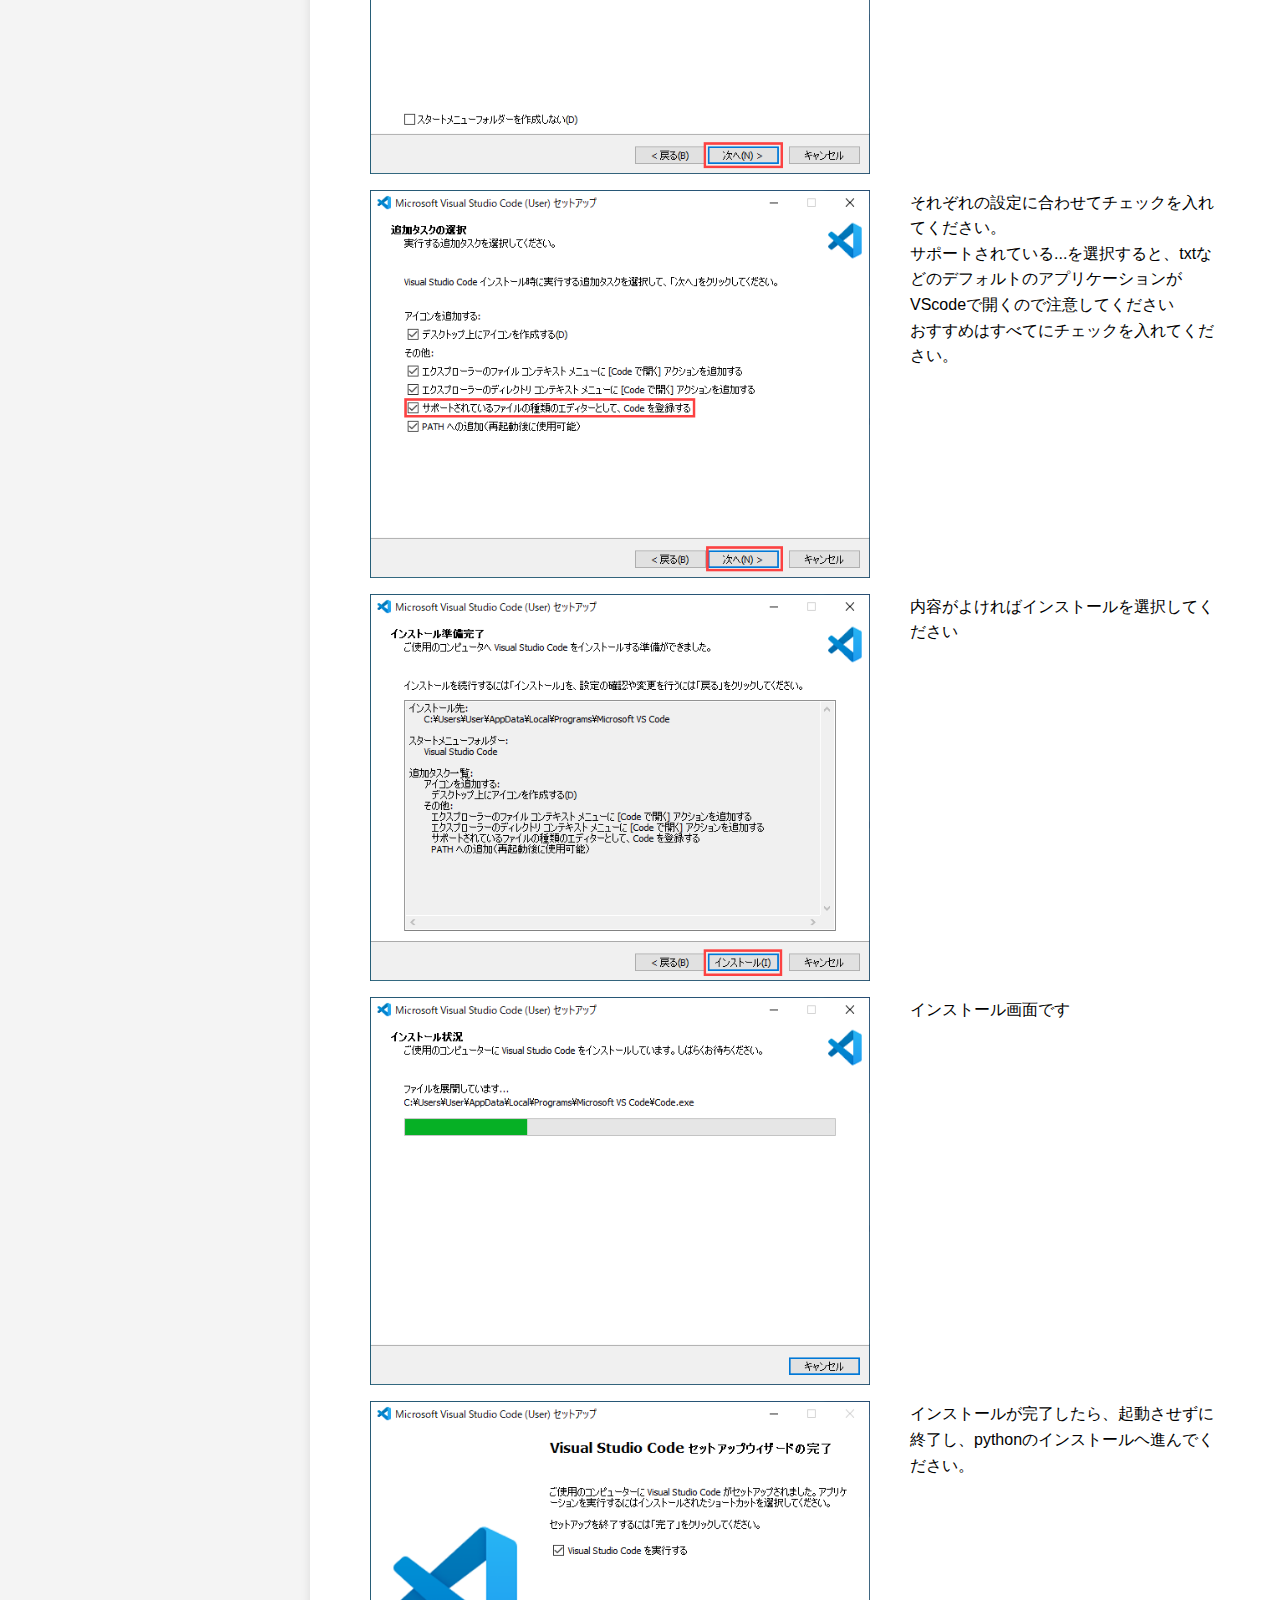
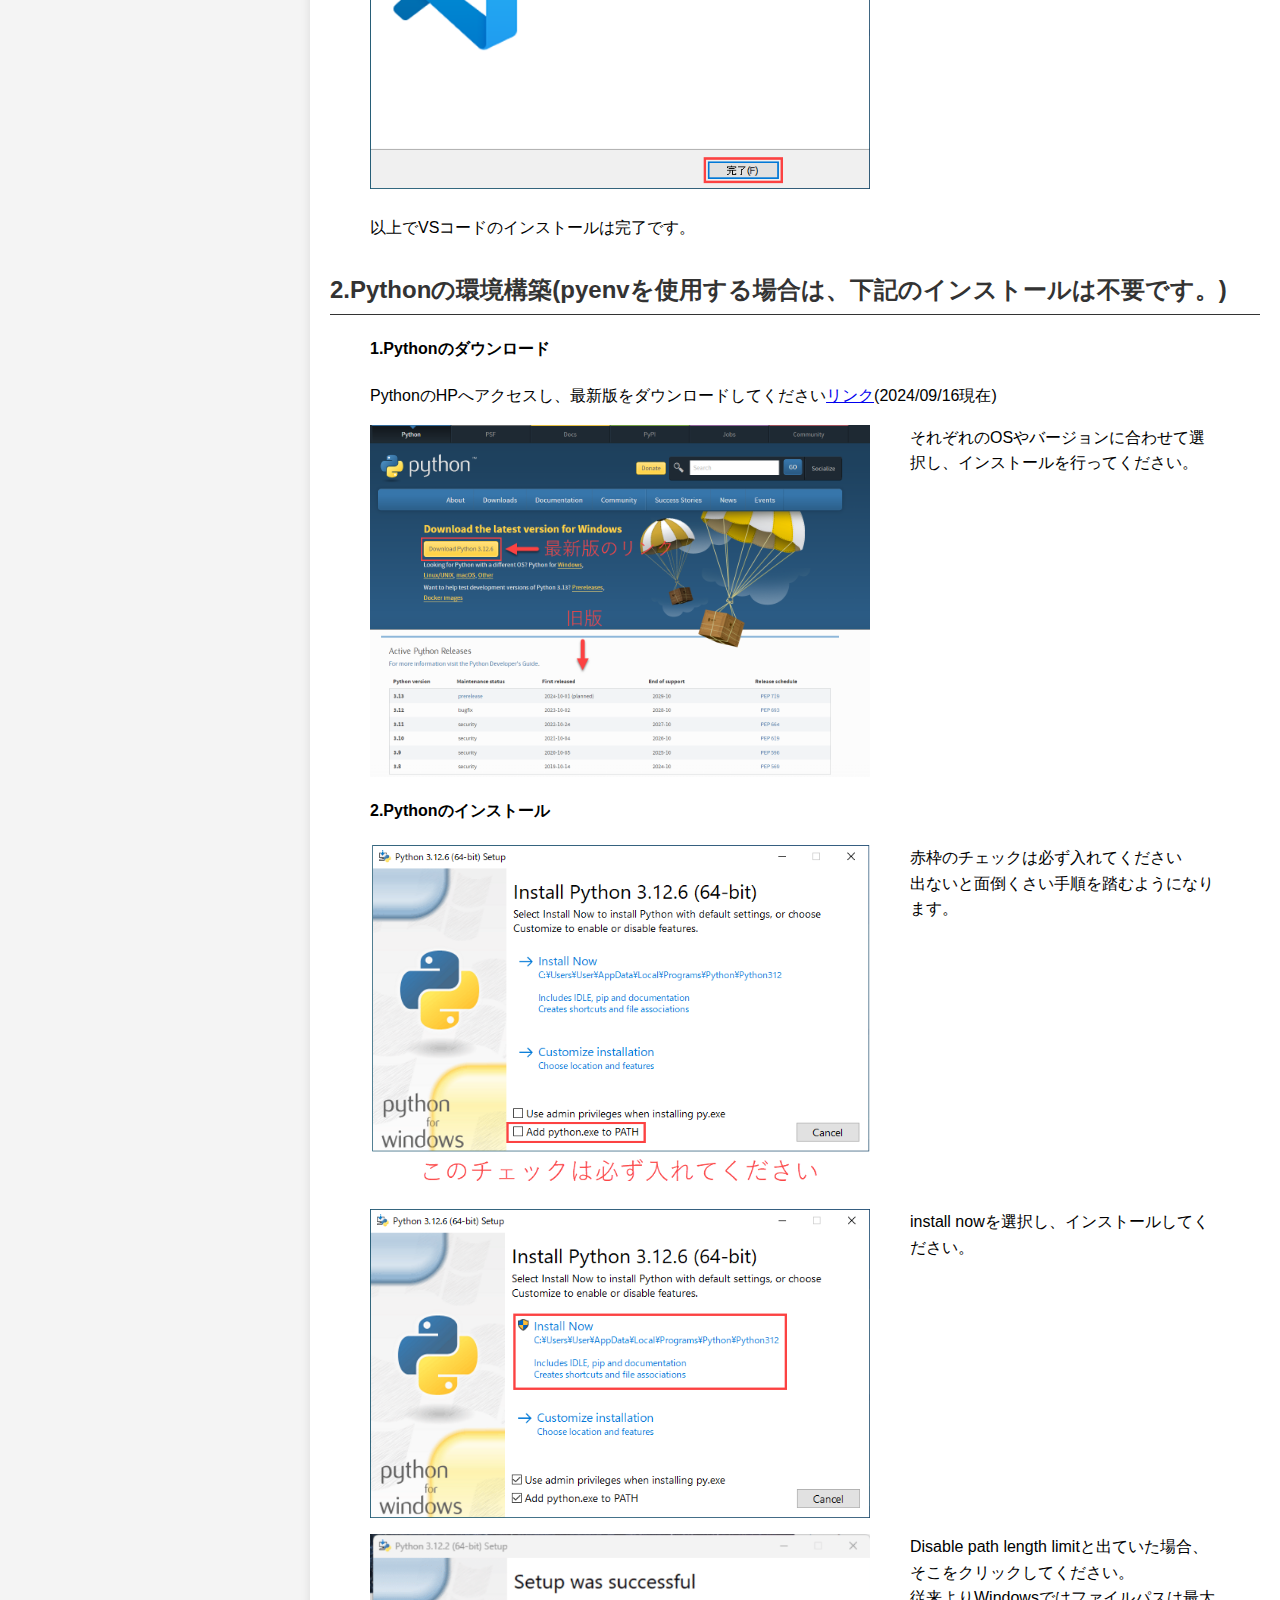
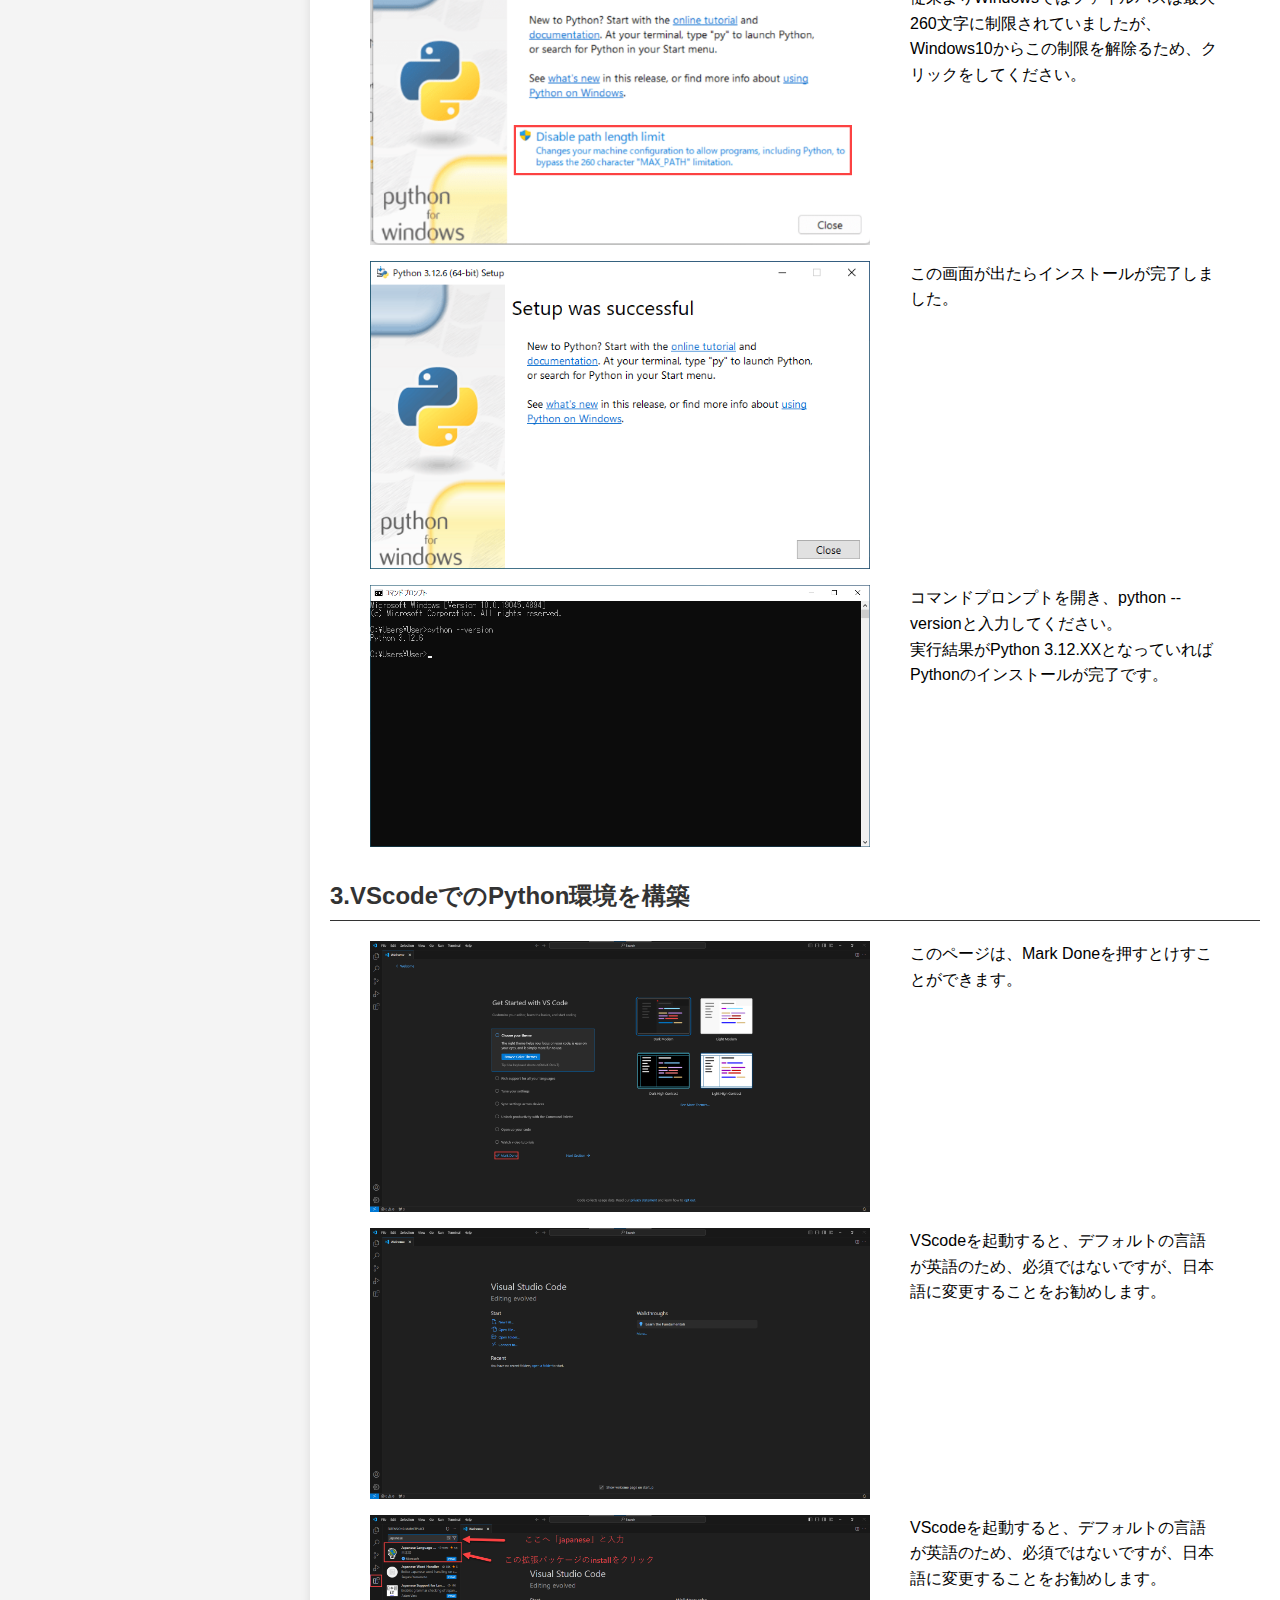
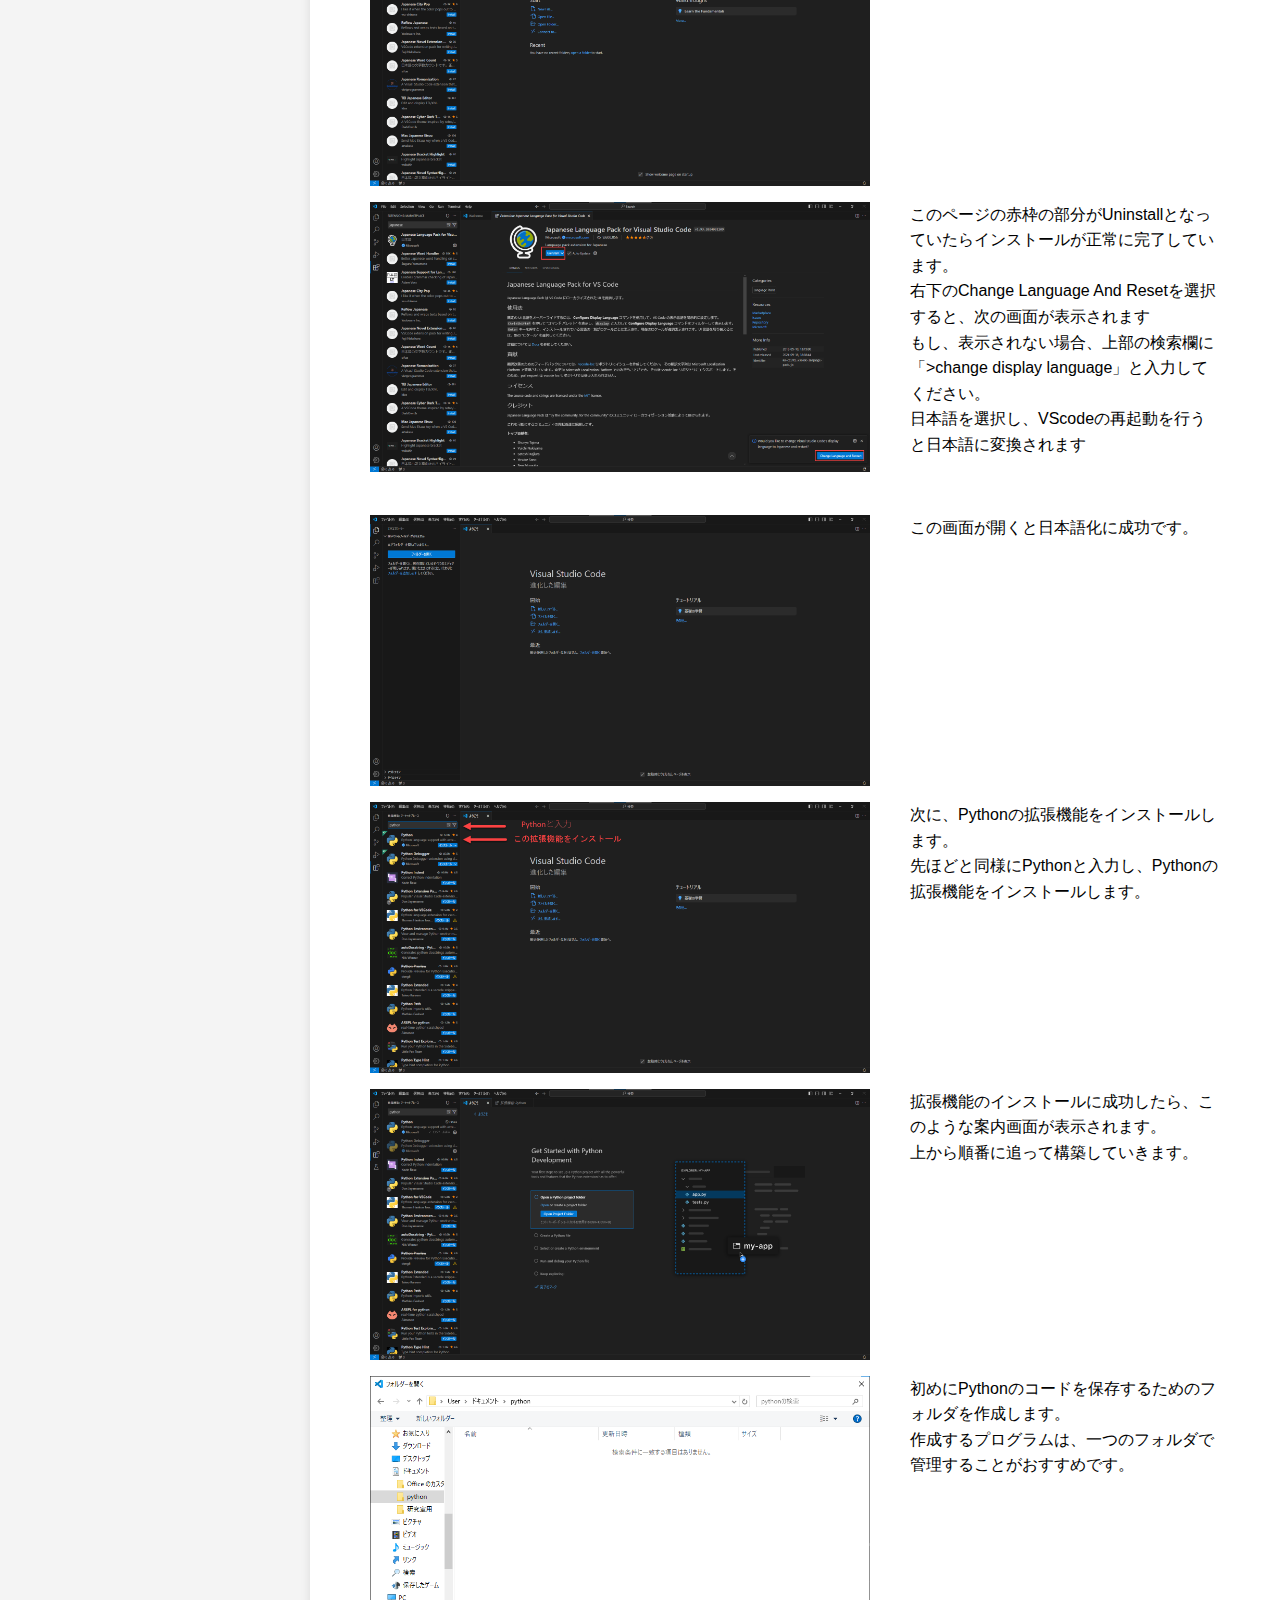
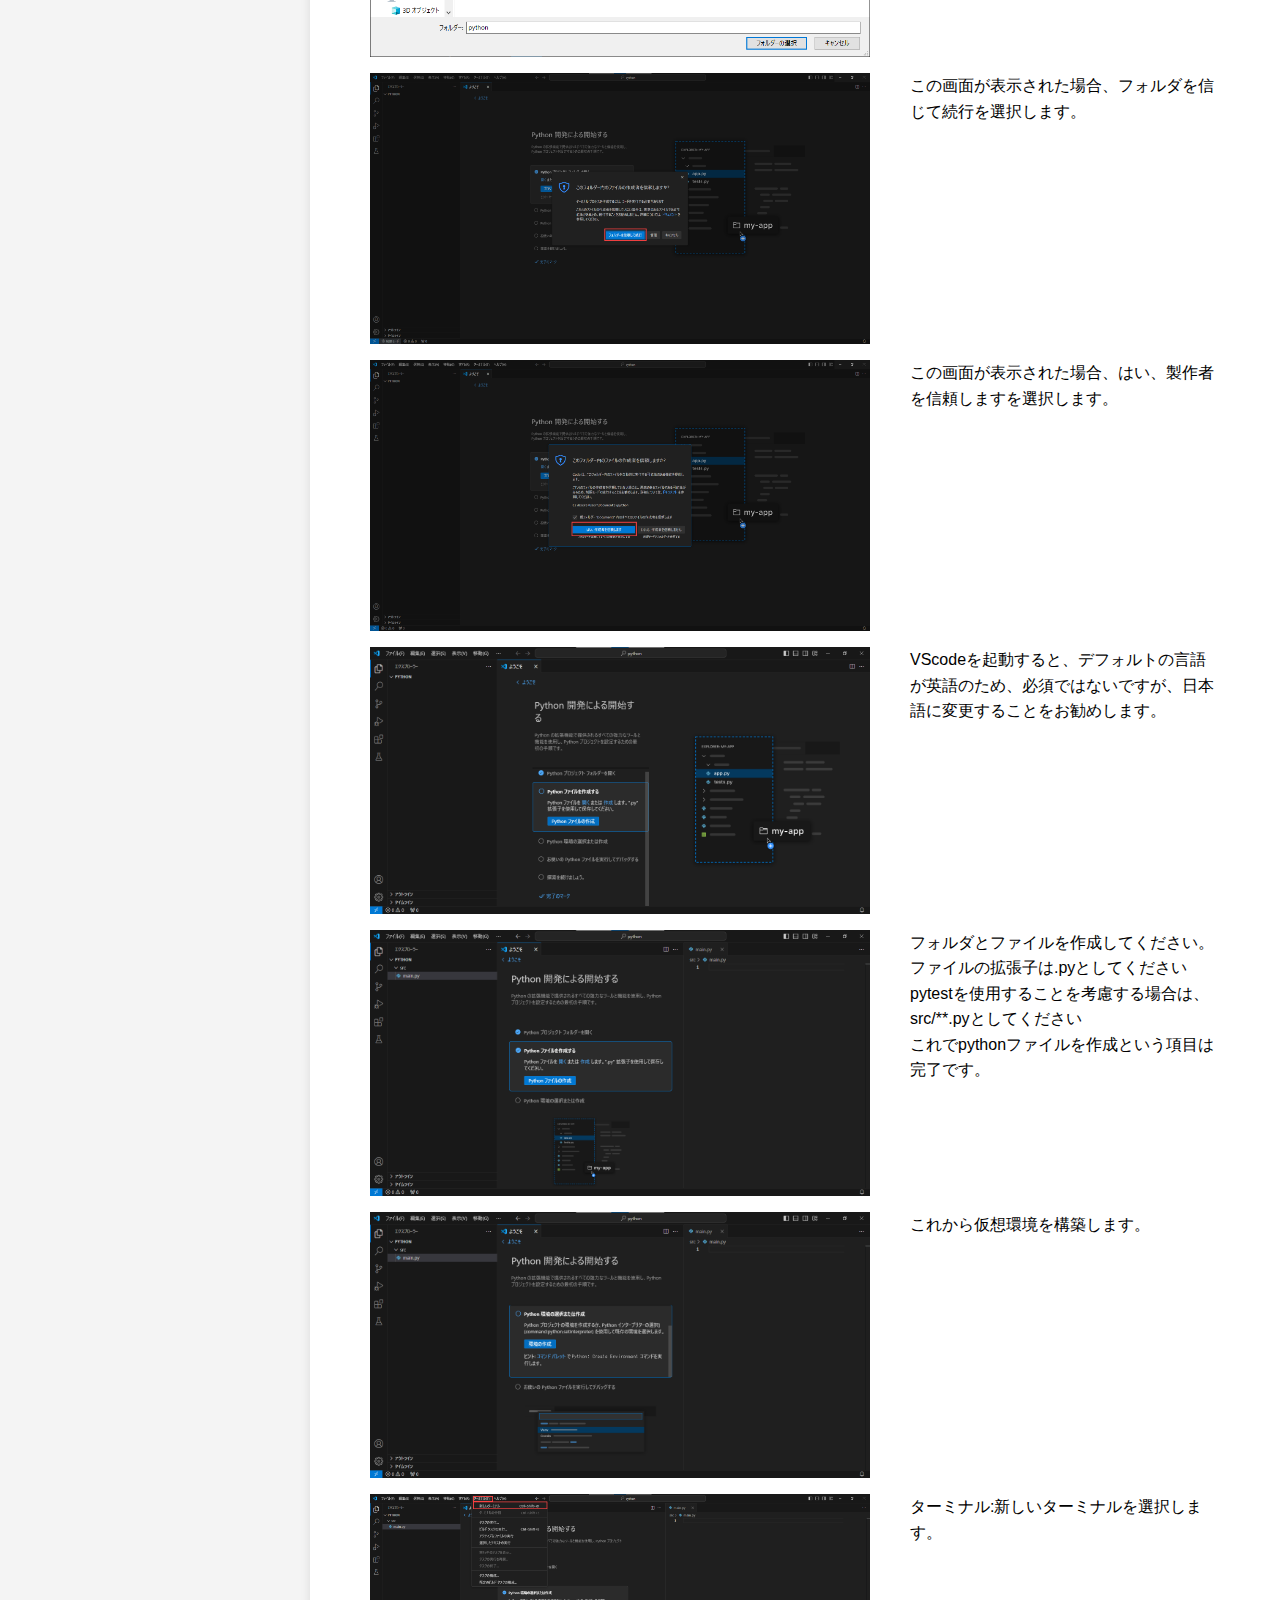
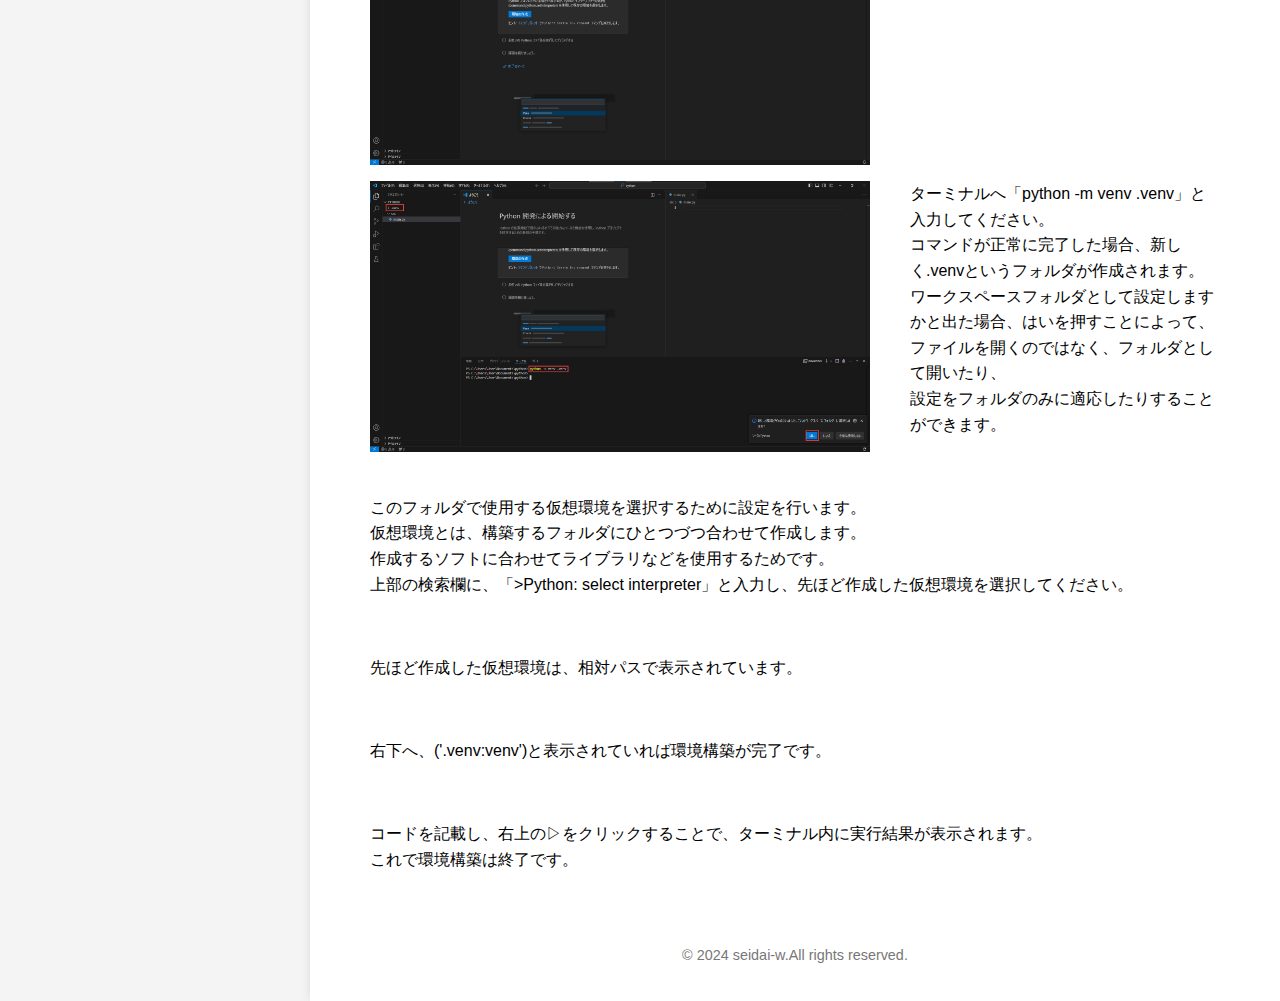
<file: section1/topic1.html>
<!DOCTYPE html>
<html lang="ja">
<head>
    <meta charset="UTF-8">
    <meta name="viewport" content="width=device-width, initial-scale=1.0">
    <title>環境構築</title>
    <link rel="stylesheet" href="../assets/css/style.css">
</head>
<body>
<!--環境構築のページ-->
<div class="wrapper">
    <!-- サイドバー -->
    <nav class="sidebar">
        <h2>wiki</h2>
        <ul>
            <li><a href="../index.html">トップページ</a></li>
            <li>
                <a href="#">環境構築</a>
                <ul>
                    <li><a href="#visinst">1.VScodeの環境構築</a></li>
                    <ul>
                        <dl><a href="#vsdown">1-1.VScodeのダウンロード</a></dl>
                        <dl><a href="#vsinstall">1-2.VScodeのインストール</a></dl>
                    </ul>
                        <dl><a href="#details">2. Pythonの環境構築</a>
                <ul>
                    <dl><a href="#pydown">2.1.Pythonのダウンロード</a></dl>
                    <dl><a href="#pyinst">2.2.Pythonのインストール</a></dl>
                </ul>
            </dl>
            <dl><a href="#details">2. Pythonの環境構築</a>
                <ul>
                    <dl><a href="#pydown">2.1.Pythonのダウンロード</a></dl>
                    <dl><a href="#pyinst">2.2.Pythonのインストール</a></dl>
                </ul>
            </dl>
            <dl><a href="#buil">3.VScodeへPython環境を構築</a></li>
            </ul>
            </li>
            <li><a href="./topic1-2.html">環境構築(pyenv+poetry)</a></li>
            <li><a href="./topic2.html">Vscodeのライブラリ</a></li>
            <li><a href="./topic3.html">コードレシピ集</a></li>
            <li><a href="../about.html">Aboutページ</a></li>
        </ul>
    </nav>

    <!-- メインコンテンツ -->
    <div class="main-content">
        <h1>環境構築</h1>
        <p>このページでは、VScodeを使用してPythonの環境構築を行う方法を記載します。</p>
        <ul class="container">
            <dl><a href="#vsinst">1. VScodeの環境構築</a></dl>
                <ul>
                    <dl><a href="#vsdown">1.1. VScodeのダウンロード</a></dl>
                    <dl><a href="#vsinstall">1.2. VScodeのインストール</a></dl>
                </ul>
            <dl><a href="#details">2. Pythonの環境構築</a>
                <ul>
                    <dl><a href="#pydown">2.1.Pythonのダウンロード</a></dl>
                    <dl><a href="#pyinst">2.2.Pythonのインストール</a></dl>
                </ul>
            </dl>
            <dl><a href="#buil">3.VScodeへPython環境を構築</a></li>
        </ul>

        <h2 id="vsinst">1.VScodeの環境構築</h2>
        <h3>VSコードのインストールとPythonのインストールの順番は逆でも問題ありません</h3>
        <dd>
            <h4 id="vsdown">1.VScodeのダウンロード</h4>
                <p>VScodeのHPへアクセスし、最新版をダウンロードしてください<a href="https://code.visualstudio.com/download">リンク</a>(2024/09/16現在)</p>
                    <input type="checkbox" class="popup-checkbox" id="pop-up1">
                    <label for="pop-up1" class="overlay">
                        <label class="popWindow">
                            <div class="ptitle">
                                <label class="close" for="pop-up1">&times;</label>
                                <img itemprop="image" loading="lazy" src="../data/image/vs0.png" alt="サンプル画像"/>
                            </div>
                        </label>
                    </label>
                    <div class="c">
                        <label for="pop-up1">
                            <img itemprop="image" loading="lazy" src="../data/image/vs0.png" width="500" alt="サンプル画像" align="left" />
                            <p>
                                それぞれのOSやバージョンに合わせて選択し、インストールを行ってください。<br>
                                画像をクリックすると拡大します。
                            </p>
                        </label>
                    </div>
                    <br clear="all">
            <h4 id="vsinstall">2.VScodeのインストール</h4>
                <dd>
                    <input type="checkbox" class="popup-checkbox" id="pop-up2">
                    <label for="pop-up2" class="overlay">
                        <label class="popWindow">
                            <div class="ptitle">
                                <label class="close" for="pop-up2">&times;</label>
                                <img itemprop="image" loading="lazy" src="../data/image/vs1.png" alt="サンプル画像"/>
                            </div>
                        </label>
                    </label>
                    <div class="c">
                        <label for="pop-up2">
                            <img itemprop="image" loading="lazy" src="../data/image/vs1.png" width="500" alt="サンプル画像" align="left" />
                            <p>
                                同意するを選択してください<br>
                                画像をクリックすると拡大します。
                            </p>
                        </label>
                    </div>
                    <br clear="all">
                </dd>
                <dd>
                    <input type="checkbox" class="popup-checkbox" id="pop-up3">
                    <label for="pop-up3" class="overlay">
                        <label class="popWindow">
                            <div class="ptitle">
                                <label class="close" for="pop-up3">&times;</label>
                                <img itemprop="image" loading="lazy" src="../data/image/vs3.png" alt="サンプル画像"/>
                            </div>
                        </label>
                    </label>
                    <div class="c">
                        <label for="pop-up3">
                            <img itemprop="image" loading="lazy" src="../data/image/vs3.png" width="500" alt="サンプル画像" align="left" />
                            <p>
                                そのまま次へを押してください<br>
                            </p>
                        </label>
                    </div>
                    <br clear="all">
                </dd>
                <dd>
                    <input type="checkbox" class="popup-checkbox" id="pop-up4">
                    <label for="pop-up4" class="overlay">
                        <label class="popWindow">
                            <div class="ptitle">
                                <label class="close" for="pop-up4">&times;</label>
                                <img itemprop="image" loading="lazy" src="../data/image/vs4.png" alt="サンプル画像"/>
                            </div>
                        </label>
                    </label>
                    <div class="c">
                        <label for="pop-up4">
                            <img itemprop="image" loading="lazy" src="../data/image/vs4.png" width="500" alt="サンプル画像" align="left" />
                            <p>
                                それぞれの設定に合わせてチェックを入れてください。<br>
                                サポートされている...を選択すると、txtなどのデフォルトのアプリケーションがVScodeで開くので注意してください<br>
                                おすすめはすべてにチェックを入れてください。<br>
                            </p>
                        </label>
                    </div>
                    <br clear="all">
                </dd>
                <dd>
                    <input type="checkbox" class="popup-checkbox" id="pop-up5">
                    <label for="pop-up5" class="overlay">
                        <label class="popWindow">
                            <div class="ptitle">
                                <label class="close" for="pop-up5">&times;</label>
                                <img itemprop="image" loading="lazy" src="../data/image/vs5.png" alt="サンプル画像"/>
                            </div>
                        </label>
                    </label>
                    <div class="c">
                        <label for="pop-up5">
                            <img itemprop="image" loading="lazy" src="../data/image/vs5.png" width="500" alt="サンプル画像" align="left" />
                            <p>
                                内容がよければインストールを選択してください<br>
                            </p>
                        </label>
                    </div>
                    <br clear="all">
                </dd>
                <dd>
                    <input type="checkbox" class="popup-checkbox" id="pop-up6">
                    <label for="pop-up6" class="overlay">
                        <label class="popWindow">
                            <div class="ptitle">
                                <label class="close" for="pop-up6">&times;</label>
                                <img itemprop="image" loading="lazy" src="../data/image/vs6.png" alt="サンプル画像"/>
                            </div>
                        </label>
                    </label>
                    <div class="c">
                        <label for="pop-up6">
                            <img itemprop="image" loading="lazy" src="../data/image/vs6.png" width="500" alt="サンプル画像" align="left" />
                            <p>
                                インストール画面です<br>
                            </p>
                        </label>
                    </div>
                    <br clear="all">
                </dd>
                <dd>
                    <input type="checkbox" class="popup-checkbox" id="pop-up7">
                    <label for="pop-up7" class="overlay">
                        <label class="popWindow">
                            <div class="ptitle">
                                <label class="close" for="pop-up7">&times;</label>
                                <img itemprop="image" loading="lazy" src="../data/image/vs7.png" alt="サンプル画像"/>
                            </div>
                        </label>
                    </label>
                    <div class="c">
                        <label for="pop-up7">
                            <img itemprop="image" loading="lazy" src="../data/image/vs7.png" width="500" alt="サンプル画像" align="left" />
                            <p>
                                インストールが完了したら、起動させずに終了し、pythonのインストールヘ進んでください。<br>
                            </p>
                        </label>
                    </div>
                    <br clear="all">
                </dd>
                <dd>
                    <br>
                    以上でVSコードのインストールは完了です。
                </dd>
        </dd>
        <!--pythonの環境構築-->
        <h2>2.Pythonの環境構築(pyenvを使用する場合は、下記のインストールは不要です。)</h2>
        <dd>
            <h4 id="pydown">1.Pythonのダウンロード</h4>
            <p>PythonのHPへアクセスし、最新版をダウンロードしてください<a href="https://www.python.org/downloads/">リンク</a>(2024/09/16現在)</p>
                <input type="checkbox" class="popup-checkbox" id="py1">
                <label for="py1" class="overlay">
                    <label class="popWindow">
                        <div class="ptitle">
                            <label class="close" for="py1">&times;</label>
                            <img itemprop="image" loading="lazy" src="../data/image/py00.png" alt="サンプル画像"/>
                        </div>
                    </label>
                </label>
                <div class="c">
                    <label for="py1">
                        <img itemprop="image" loading="lazy" src="../data/image/py00.png" width="500" alt="サンプル画像" align="left" />
                        <p>
                            それぞれのOSやバージョンに合わせて選択し、インストールを行ってください。<br>
                        </p>
                    </label>
                </div>
                <br clear="all">
            <h4 id="pyinst">2.Pythonのインストール</h4>
                <input type="checkbox" class="popup-checkbox" id="py2">
                    <label for="py2" class="overlay">
                        <label class="popWindow">
                            <div class="ptitle">
                                <label class="close" for="py2">&times;</label>
                                <img itemprop="image" loading="lazy" src="../data/image/py01.png" alt="サンプル画像"/>
                            </div>
                        </label>
                    </label>
                    <div class="c">
                        <label for="py2">
                            <img itemprop="image" loading="lazy" src="../data/image/py01.png" width="500" alt="サンプル画像" align="left" />
                            <p>
                                赤枠のチェックは必ず入れてください<br>
                                出ないと面倒くさい手順を踏むようになります。<br>
                            </p>
                        </label>
                    </div>
                    <br clear="all">
                    <input type="checkbox" class="popup-checkbox" id="py3">
                    <label for="py3" class="overlay">
                        <label class="popWindow">
                            <div class="ptitle">
                                <label class="close" for="py3">&times;</label>
                                <img itemprop="image" loading="lazy" src="../data/image/py02.png" alt="サンプル画像"/>
                            </div>
                        </label>
                    </label>
                    <div class="c">
                        <label for="py3">
                            <img itemprop="image" loading="lazy" src="../data/image/py02.png" width="500" alt="サンプル画像" align="left" />
                            <p>
                                install nowを選択し、インストールしてください。
                            </p>
                        </label>
                    </div>
                    <br clear="all">
                    <input type="checkbox" class="popup-checkbox" id="py4">
                    <label for="py4" class="overlay">
                        <label class="popWindow">
                            <div class="ptitle">
                                <label class="close" for="py4">&times;</label>
                                <img itemprop="image" loading="lazy" src="../data/image/py06.png" alt="サンプル画像"/>
                            </div>
                        </label>
                    </label>
                    <div class="c">
                        <label for="py4">
                            <img itemprop="image" loading="lazy" src="../data/image/py06.png" width="500" alt="サンプル画像" align="left" />
                            <p>
                                Disable path length limitと出ていた場合、そこをクリックしてください。<br>
                                従来よりWindowsではファイルパスは最大260文字に制限されていましたが、Windows10からこの制限を解除るため、クリックをしてください。<br>
                            </p>
                        </label>
                    </div>
                    <br clear="all">
                    <input type="checkbox" class="popup-checkbox" id="py5">
                    <label for="py5" class="overlay">
                        <label class="popWindow">
                            <div class="ptitle">
                                <label class="close" for="py5">&times;</label>
                                <img itemprop="image" loading="lazy" src="../data/image/py04.png" alt="サンプル画像"/>
                            </div>
                        </label>
                    </label>
                    <div class="c">
                        <label for="py5">
                            <img itemprop="image" loading="lazy" src="../data/image/py04.png" width="500" alt="サンプル画像" align="left" />
                            <p>
                                この画面が出たらインストールが完了しました。<br>
                            </p>
                        </label>
                    </div>
                    <br clear="all">
                    <input type="checkbox" class="popup-checkbox" id="py6">
                    <label for="py6" class="overlay">
                        <label class="popWindow">
                            <div class="ptitle">
                                <label class="close" for="py6">&times;</label>
                                <img itemprop="image" loading="lazy" src="../data/image/py05.png" alt="サンプル画像"/>
                            </div>
                        </label>
                    </label>
                    <div class="c">
                        <label for="py6">
                            <img itemprop="image" loading="lazy" src="../data/image/py05.png" width="500" alt="サンプル画像" align="left" />
                            <p>
                                コマンドプロンプトを開き、python --versionと入力してください。<br>
                                実行結果がPython 3.12.XXとなっていればPythonのインストールが完了です。<br>
                            </p>
                        </label>
                    </div>
                    <br clear="all">
        </dd>
        <!---ここからvscodeでpythonを実行させるためのもの-->
        <h2 id="buil">3.VScodeでのPython環境を構築</h2>
        <dd>
            <input type="checkbox" class="popup-checkbox" id="bi1">
            <label for="bi1" class="overlay">
                <label class="popWindow">
                    <div class="ptitle">
                        <label class="close" for="bi1">&times;</label>
                        <img itemprop="image" loading="lazy" src="../data/image/vs8.png" alt="サンプル画像"/>
                    </div>
                </label>
            </label>
            <div class="c">
                <label for="bi1">
                    <img itemprop="image" loading="lazy" src="../data/image/vs8.png" width="500" alt="サンプル画像" align="left" />
                    <p>
                        このページは、Mark Doneを押すとけすことができます。
                    </p>
                </label>
            </div>
            <br clear="all">
            <input type="checkbox" class="popup-checkbox" id="bi2">
            <label for="bi2" class="overlay">
                <label class="popWindow">
                    <div class="ptitle">
                        <label class="close" for="bi2">&times;</label>
                        <img itemprop="image" loading="lazy" src="../data/image/vs9.png" alt="サンプル画像"/>
                    </div>
                </label>
            </label>
            <div class="c">
                <label for="bi2">
                    <img itemprop="image" loading="lazy" src="../data/image/vs9.png" width="500" alt="サンプル画像" align="left" />
                    <p>
                        VScodeを起動すると、デフォルトの言語が英語のため、必須ではないですが、日本語に変更することをお勧めします。<br>
                    </p>
                </label>
            </div>
            <br clear="all">
            <input type="checkbox" class="popup-checkbox" id="bi3">
            <label for="bi3" class="overlay">
                <label class="popWindow">
                    <div class="ptitle">
                        <label class="close" for="bi3">&times;</label>
                        <img itemprop="image" loading="lazy" src="../data/image/vs10.png" alt="サンプル画像"/>
                    </div>
                </label>
            </label>
            <div class="c">
                <label for="bi3">
                    <img itemprop="image" loading="lazy" src="../data/image/vs10.png" width="500" alt="サンプル画像" align="left" />
                    <p>
                        VScodeを起動すると、デフォルトの言語が英語のため、必須ではないですが、日本語に変更することをお勧めします。<br>
                    </p>
                </label>
            </div>
            <br clear="all">
            <input type="checkbox" class="popup-checkbox" id="bi4">
            <label for="bi4" class="overlay">
                <label class="popWindow">
                    <div class="ptitle">
                        <label class="close" for="bi4">&times;</label>
                        <img itemprop="image" loading="lazy" src="../data/image/vs11.png" alt="サンプル画像"/>
                    </div>
                </label>
            </label>
            <div class="c">
                <label for="bi4">
                    <img itemprop="image" loading="lazy" src="../data/image/vs11.png" width="500" alt="サンプル画像" align="left" />
                    <p>
                        このページの赤枠の部分がUninstallとなっていたらインストールが正常に完了しています。<br>
                        右下のChange Language And Resetを選択すると、次の画面が表示されます<br>
                        もし、表示されない場合、上部の検索欄に「>change display language」と入力してください。<br>
                        日本語を選択し、VScodeの再起動を行うと日本語に変換されます
                    </p>
                </label>
            </div>
            <br clear="all">
            <input type="checkbox" class="popup-checkbox" id="bi5">
            <label for="bi5" class="overlay">
                <label class="popWindow">
                    <div class="ptitle">
                        <label class="close" for="bi5">&times;</label>
                        <img itemprop="image" loading="lazy" src="../data/image/vs12.png" alt="サンプル画像"/>
                    </div>
                </label>
            </label>
            <div class="c">
                <label for="bi5">
                    <img itemprop="image" loading="lazy" src="../data/image/vs12.png" width="500" alt="サンプル画像" align="left" />
                    <p>
                        この画面が開くと日本語化に成功です。<br>
                    </p>
                </label>
            </div>
            <br clear="all">
            <input type="checkbox" class="popup-checkbox" id="bi6">
            <label for="bi6" class="overlay">
                <label class="popWindow">
                    <div class="ptitle">
                        <label class="close" for="bi6">&times;</label>
                        <img itemprop="image" loading="lazy" src="../data/image/vs13.png" alt="サンプル画像"/>
                    </div>
                </label>
            </label>
            <div class="c">
                <label for="bi6">
                    <img itemprop="image" loading="lazy" src="../data/image/vs13.png" width="500" alt="サンプル画像" align="left" />
                    <p>
                        次に、Pythonの拡張機能をインストールします。<br>
                        先ほどと同様にPythonと入力し、Pythonの拡張機能をインストールします。<br>
                    </p>
                </label>
            </div>
            <br clear="all">
            <input type="checkbox" class="popup-checkbox" id="bi7">
            <label for="bi7" class="overlay">
                <label class="popWindow">
                    <div class="ptitle">
                        <label class="close" for="bi7">&times;</label>
                        <img itemprop="image" loading="lazy" src="../data/image/vs14.png" alt="サンプル画像"/>
                    </div>
                </label>
            </label>
            <div class="c">
                <label for="bi7">
                    <img itemprop="image" loading="lazy" src="../data/image/vs14.png" width="500" alt="サンプル画像" align="left" />
                    <p>
                       拡張機能のインストールに成功したら、このような案内画面が表示されます。<br>
                       上から順番に追って構築していきます。
                    </p>
                </label>
            </div>
            <br clear="all">
            <input type="checkbox" class="popup-checkbox" id="bi8">
            <label for="bi8" class="overlay">
                <label class="popWindow">
                    <div class="ptitle">
                        <label class="close" for="bi8">&times;</label>
                        <img itemprop="image" loading="lazy" src="../data/image/vs16.png" alt="サンプル画像"/>
                    </div>
                </label>
            </label>
            <div class="c">
                <label for="bi8">
                    <img itemprop="image" loading="lazy" src="../data/image/vs16.png" width="500" alt="サンプル画像" align="left" />
                    <p>
                        初めにPythonのコードを保存するためのフォルダを作成します。<br>
                        作成するプログラムは、一つのフォルダで管理することがおすすめです。
                    </p>
                </label>
            </div>
            <br clear="all">
            <input type="checkbox" class="popup-checkbox" id="bi9">
            <label for="bi9" class="overlay">
                <label class="popWindow">
                    <div class="ptitle">
                        <label class="close" for="bi9">&times;</label>
                        <img itemprop="image" loading="lazy" src="../data/image/vs17.png" alt="サンプル画像"/>
                    </div>
                </label>
            </label>
            <div class="c">
                <label for="bi9">
                    <img itemprop="image" loading="lazy" src="../data/image/vs17.png" width="500" alt="サンプル画像" align="left" />
                    <p>
                        この画面が表示された場合、フォルダを信じて続行を選択します。<br>
                    </p>
                </label>
            </div>
            <br clear="all">
            <input type="checkbox" class="popup-checkbox" id="bi10">
            <label for="bi10" class="overlay">
                <label class="popWindow">
                    <div class="ptitle">
                        <label class="close" for="bi10">&times;</label>
                        <img itemprop="image" loading="lazy" src="../data/image/vs18.png" alt="サンプル画像"/>
                    </div>
                </label>
            </label>
            <div class="c">
                <label for="bi10">
                    <img itemprop="image" loading="lazy" src="../data/image/vs18.png" width="500" alt="サンプル画像" align="left" />
                    <p>
                        この画面が表示された場合、はい、製作者を信頼しますを選択します。<br>
                    </p>
                </label>
            </div>
            <br clear="all">
            <input type="checkbox" class="popup-checkbox" id="bi11">
            <label for="bi11" class="overlay">
                <label class="popWindow">
                    <div class="ptitle">
                        <label class="close" for="bi11">&times;</label>
                        <img itemprop="image" loading="lazy" src="../data/image/vs19.png" alt="サンプル画像"/>
                    </div>
                </label>
            </label>
            <div class="c">
                <label for="bi11">
                    <img itemprop="image" loading="lazy" src="../data/image/vs19.png" width="500" alt="サンプル画像" align="left" />
                    <p>
                        VScodeを起動すると、デフォルトの言語が英語のため、必須ではないですが、日本語に変更することをお勧めします。<br>
                    </p>
                </label>
            </div>
            <br clear="all">
            <input type="checkbox" class="popup-checkbox" id="bi12">
            <label for="bi12" class="overlay">
                <label class="popWindow">
                    <div class="ptitle">
                        <label class="close" for="bi12">&times;</label>
                        <img itemprop="image" loading="lazy" src="../data/image/vs20.png" alt="サンプル画像"/>
                    </div>
                </label>
            </label>
            <div class="c">
                <label for="bi12">
                    <img itemprop="image" loading="lazy" src="../data/image/vs20.png" width="500" alt="サンプル画像" align="left" />
                    <p>
                        フォルダとファイルを作成してください。<br>
                        ファイルの拡張子は.pyとしてください<br>
                        pytestを使用することを考慮する場合は、src/**.pyとしてください<br>
                        これでpythonファイルを作成という項目は完了です。
                    </p>
                </label>
            </div>
            <br clear="all">
            <input type="checkbox" class="popup-checkbox" id="bi13">
            <label for="bi13" class="overlay">
                <label class="popWindow">
                    <div class="ptitle">
                        <label class="close" for="bi13">&times;</label>
                        <img itemprop="image" loading="lazy" src="../data/image/vs21.png" alt="サンプル画像"/>
                    </div>
                </label>
            </label>
            <div class="c">
                <label for="bi13">
                    <img itemprop="image" loading="lazy" src="../data/image/vs21.png" width="500" alt="サンプル画像" align="left" />
                    <p>
                        これから仮想環境を構築します。<br>
                    </p>
                </label>
            </div>
            <br clear="all">
            <input type="checkbox" class="popup-checkbox" id="bi14">
            <label for="bi14" class="overlay">
                <label class="popWindow">
                    <div class="ptitle">
                        <label class="close" for="bi14">&times;</label>
                        <img itemprop="image" loading="lazy" src="../data/image/vs22.png" alt="サンプル画像"/>
                    </div>
                </label>
            </label>
            <div class="c">
                <label for="bi14">
                    <img itemprop="image" loading="lazy" src="../data/image/vs22.png" width="500" alt="サンプル画像" align="left" />
                    <p>
                        ターミナル:新しいターミナルを選択します。<br>
                    </p>
                </label>
            </div>
            <br clear="all">
            <input type="checkbox" class="popup-checkbox" id="bi15">
            <label for="bi15" class="overlay">
                <label class="popWindow">
                    <div class="ptitle">
                        <label class="close" for="bi15">&times;</label>
                        <img itemprop="image" loading="lazy" src="../data/image/vs23.png" alt="サンプル画像"/>
                    </div>
                </label>
            </label>
            <div class="c">
                <label for="bi15">
                    <img itemprop="image" loading="lazy" src="../data/image/vs23.png" width="500" alt="サンプル画像" align="left" />
                    <p>
                        ターミナルへ「python -m venv .venv」と入力してください。<br>
                        コマンドが正常に完了した場合、新しく.venvというフォルダが作成されます。<br>
                        ワークスペースフォルダとして設定しますかと出た場合、はいを押すことによって、ファイルを開くのではなく、フォルダとして開いたり、<br>
                        設定をフォルダのみに適応したりすることができます。
                    </p>
                </label>
            </div>
            <br clear="all">
            <input type="checkbox" class="popup-checkbox" id="bi16">
            <label for="bi16" class="overlay">
                <label class="popWindow">
                    <div class="ptitle">
                        <label class="close" for="bi16">&times;</label>
                        <img itemprop="image" loading="lazy" src="../data/image/vs25.png" alt="サンプル画像"/>
                    </div>
                </label>
            </label>
            <div class="c">
                <label for="bi16">
                    <img itemprop="image" loading="lazy" src="../data/image/vs25.png" width="500" alt="サンプル画像" align="left" />
                    <p>
                        このフォルダで使用する仮想環境を選択するために設定を行います。<br>
                        仮想環境とは、構築するフォルダにひとつづつ合わせて作成します。<br>
                        作成するソフトに合わせてライブラリなどを使用するためです。<br>
                        上部の検索欄に、「>Python: select interpreter」と入力し、先ほど作成した仮想環境を選択してください。
                    </p>
                </label>
            </div>
            <br clear="all">
            <input type="checkbox" class="popup-checkbox" id="bi17">
            <label for="bi17" class="overlay">
                <label class="popWindow">
                    <div class="ptitle">
                        <label class="close" for="bi17">&times;</label>
                        <img itemprop="image" loading="lazy" src="../data/image/vs26.png" alt="サンプル画像"/>
                    </div>
                </label>
            </label>
            <div class="c">
                <label for="bi17">
                    <img itemprop="image" loading="lazy" src="../data/image/vs26.png" width="500" alt="サンプル画像" align="left" />
                    <p>
                        先ほど作成した仮想環境は、相対パスで表示されています。<br>
                    </p>
                </label>
            </div>
            <br clear="all">
            <input type="checkbox" class="popup-checkbox" id="bi18">
            <label for="bi18" class="overlay">
                <label class="popWindow">
                    <div class="ptitle">
                        <label class="close" for="bi18">&times;</label>
                        <img itemprop="image" loading="lazy" src="../data/image/vs27.png" alt="サンプル画像"/>
                    </div>
                </label>
            </label>
            <div class="c">
                <label for="bi18">
                    <img itemprop="image" loading="lazy" src="../data/image/vs27.png" width="500" alt="サンプル画像" align="left" />
                    <p>
                        右下へ、('.venv:venv')と表示されていれば環境構築が完了です。<br>
                    </p>
                </label>
            </div>
            <br clear="all">
            <input type="checkbox" class="popup-checkbox" id="bi19">
            <label for="bi19" class="overlay">
                <label class="popWindow">
                    <div class="ptitle">
                        <label class="close" for="bi19">&times;</label>
                        <img itemprop="image" loading="lazy" src="../data/image/vs29.png" alt="サンプル画像"/>
                    </div>
                </label>
            </label>
            <div class="c">
                <label for="bi19">
                    <img itemprop="image" loading="lazy" src="../data/image/vs29.png" width="500" alt="サンプル画像" align="left" />
                    <p>
                        コードを記載し、右上の▷をクリックすることで、ターミナル内に実行結果が表示されます。<br>
                        これで環境構築は終了です。
                    </p>
                </label>
            </div>
            <br clear="all">
        </dd>

        <div class="footer">
            <p>© 2024 seidai-w.All rights reserved.</p>
        </div>
    </div>
</div>

</body>
</html>
</file>
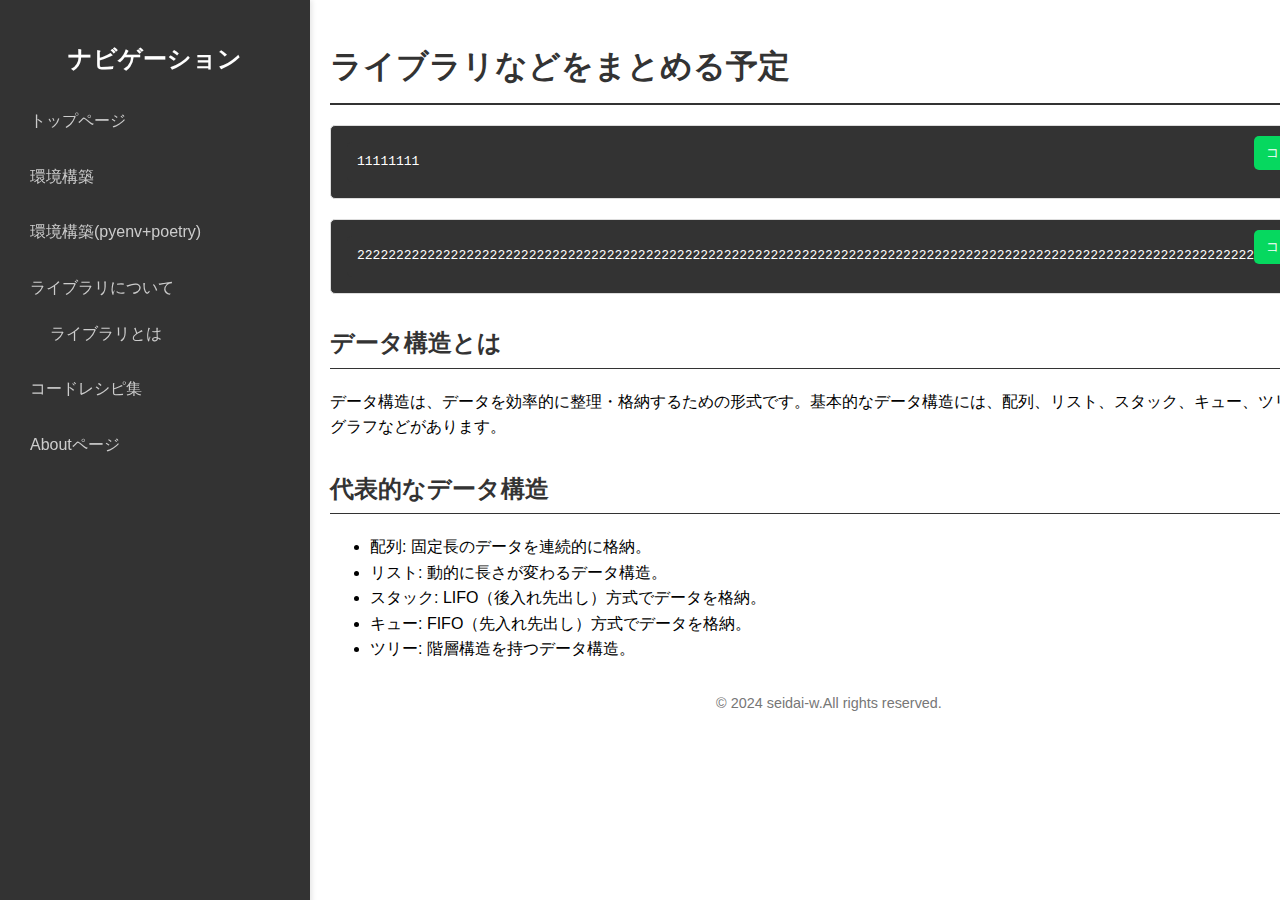
<file: section1/topic2.html>
<!DOCTYPE html>
<html lang="ja">
<head>
    <meta charset="UTF-8">
    <meta name="viewport" content="width=device-width, initial-scale=1.0">
    <title>ライブラリなどをまとめる予定</title>
    <link rel="stylesheet" href="../assets/css/style.css">
</head>
<body>

<div class="wrapper">
    <script src="../assets/js/main.js"></script>
    <!-- サイドバー -->
    <nav class="sidebar">
        <h2>ナビゲーション</h2>
        <ul>
            <li><a href="../index.html">トップページ</a></li>
            <li><a href="./topic1.html">環境構築</a></li>
            <li><a href="./topic1-2.html">環境構築(pyenv+poetry)</a></li>
            <li>
                <a href="./topic2.html">ライブラリについて</a>
                <ul><dl>
                    <a href="./topic2.html">ライブラリとは</a>
                </dl></ul>
            </li>
            <li><a href="./topic3.html">コードレシピ集</a></li>
            <li><a href="../about.html">Aboutページ</a></li>
        </ul>
    </nav>

    <!-- メインコンテンツ -->
    <div class="main-content">
        <h1>ライブラリなどをまとめる予定</h1>
        <div class="code-container">
            <pre><code id="code1" class="code-block">11111111</code></pre>
            <button class="copy-btn" onclick="copyCode('code1')">コピー</button>
        </div>
        <div class="code-container">
            <pre>
<code id="code2" class="code-block">2222222222222222222222222222222222222222222222222222222222222222222222222222222222222222222222222222222222222222222222222</code></pre>            
            <button class="copy-btn" onclick="copyCode('code2')">コピー</button>
        </div>
        
        
        <h2>データ構造とは</h2>
        <p>データ構造は、データを効率的に整理・格納するための形式です。基本的なデータ構造には、配列、リスト、スタック、キュー、ツリー、グラフなどがあります。</p>

        <h2>代表的なデータ構造</h2>
        <ul>
            <li>配列: 固定長のデータを連続的に格納。</li>
            <li>リスト: 動的に長さが変わるデータ構造。</li>
            <li>スタック: LIFO（後入れ先出し）方式でデータを格納。</li>
            <li>キュー: FIFO（先入れ先出し）方式でデータを格納。</li>
            <li>ツリー: 階層構造を持つデータ構造。</li>
        </ul>

        <div class="footer">
            <p>© 2024 seidai-w.All rights reserved.</p>
        </div>
    </div>
</div>

</body>
</html>
</file>
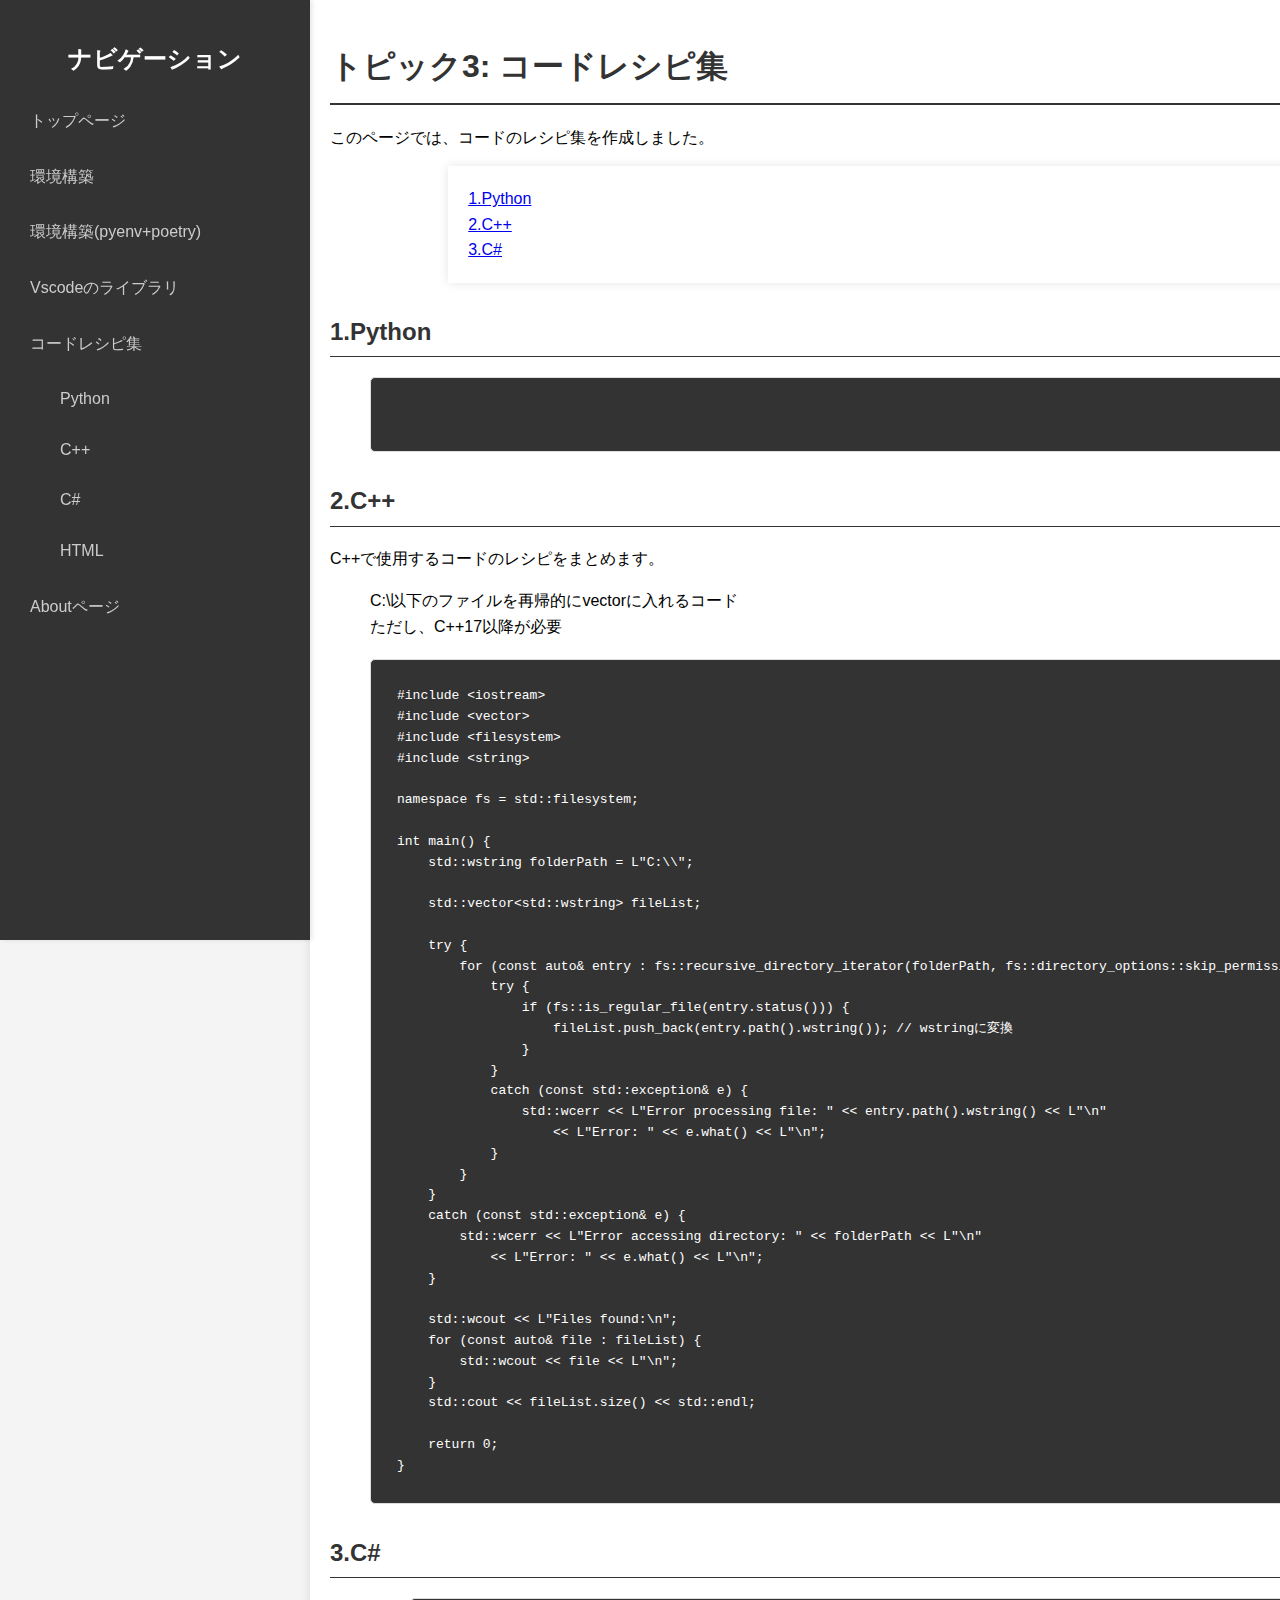
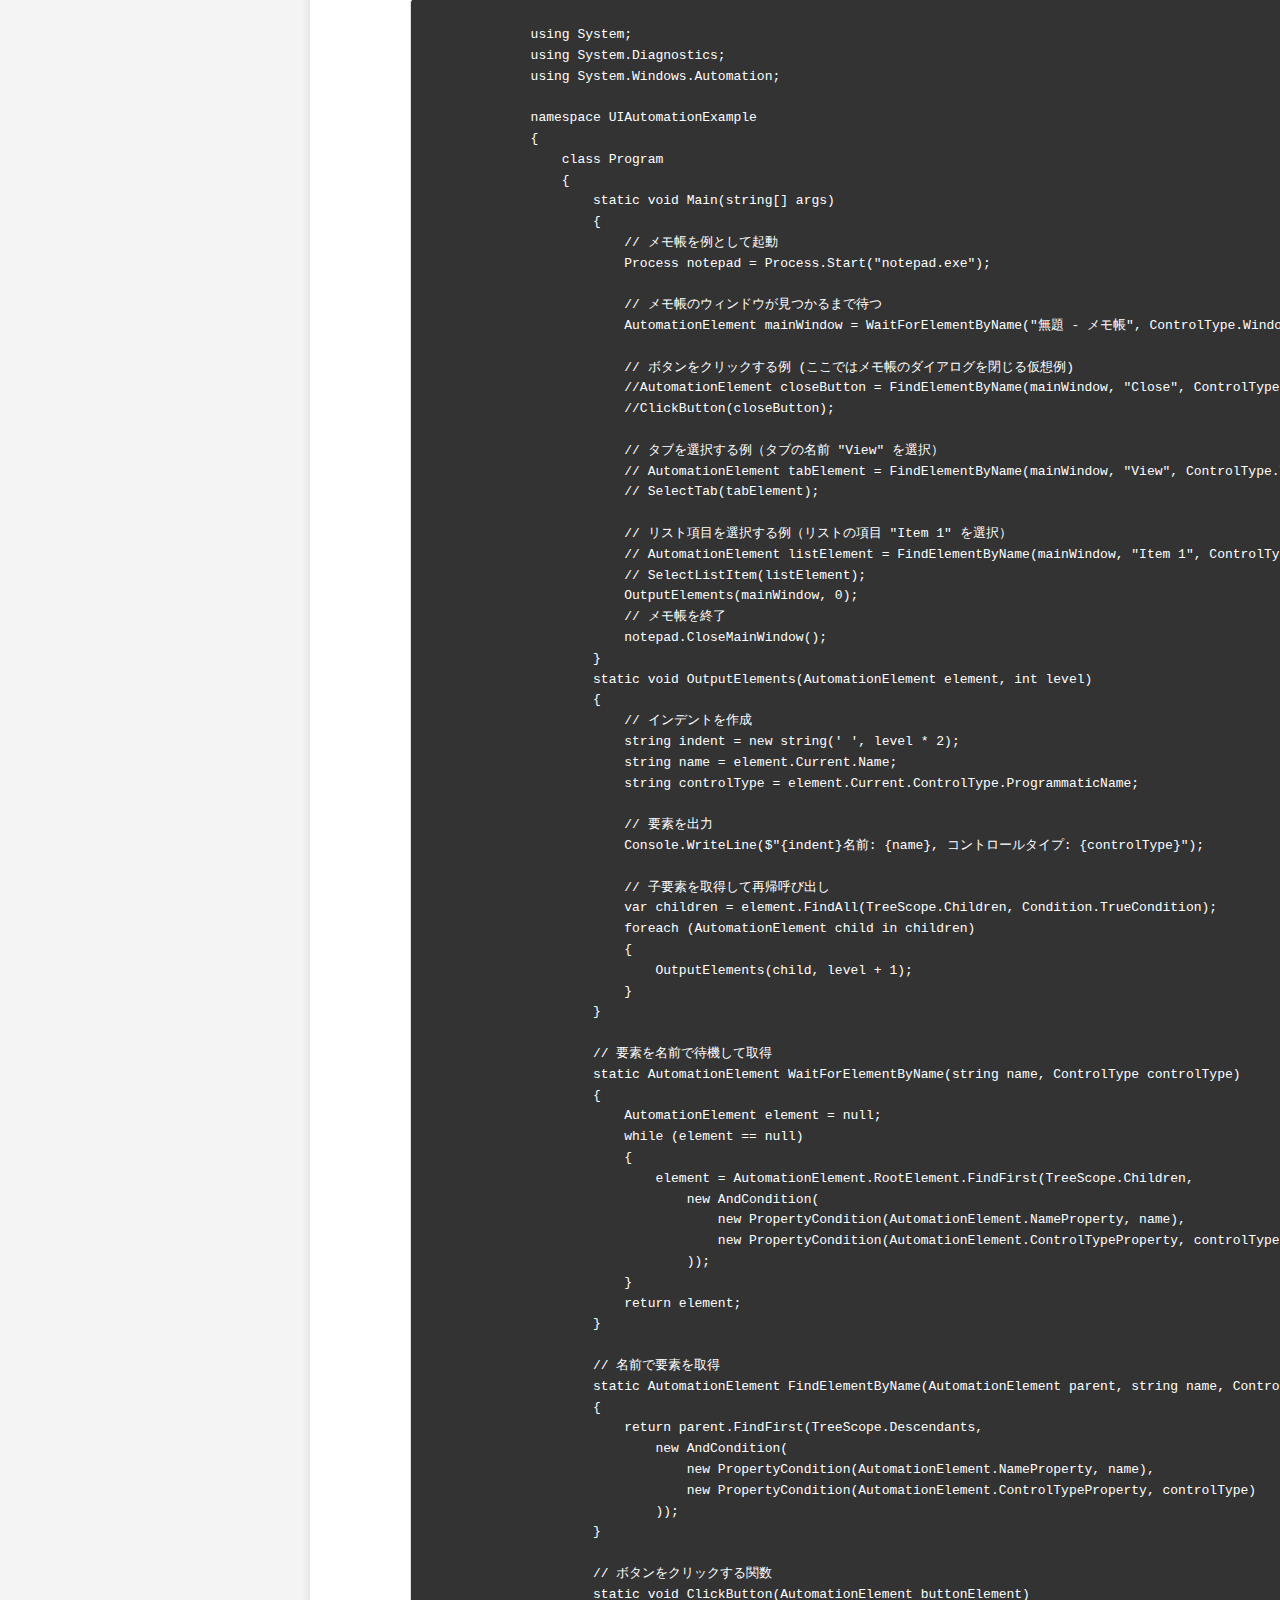
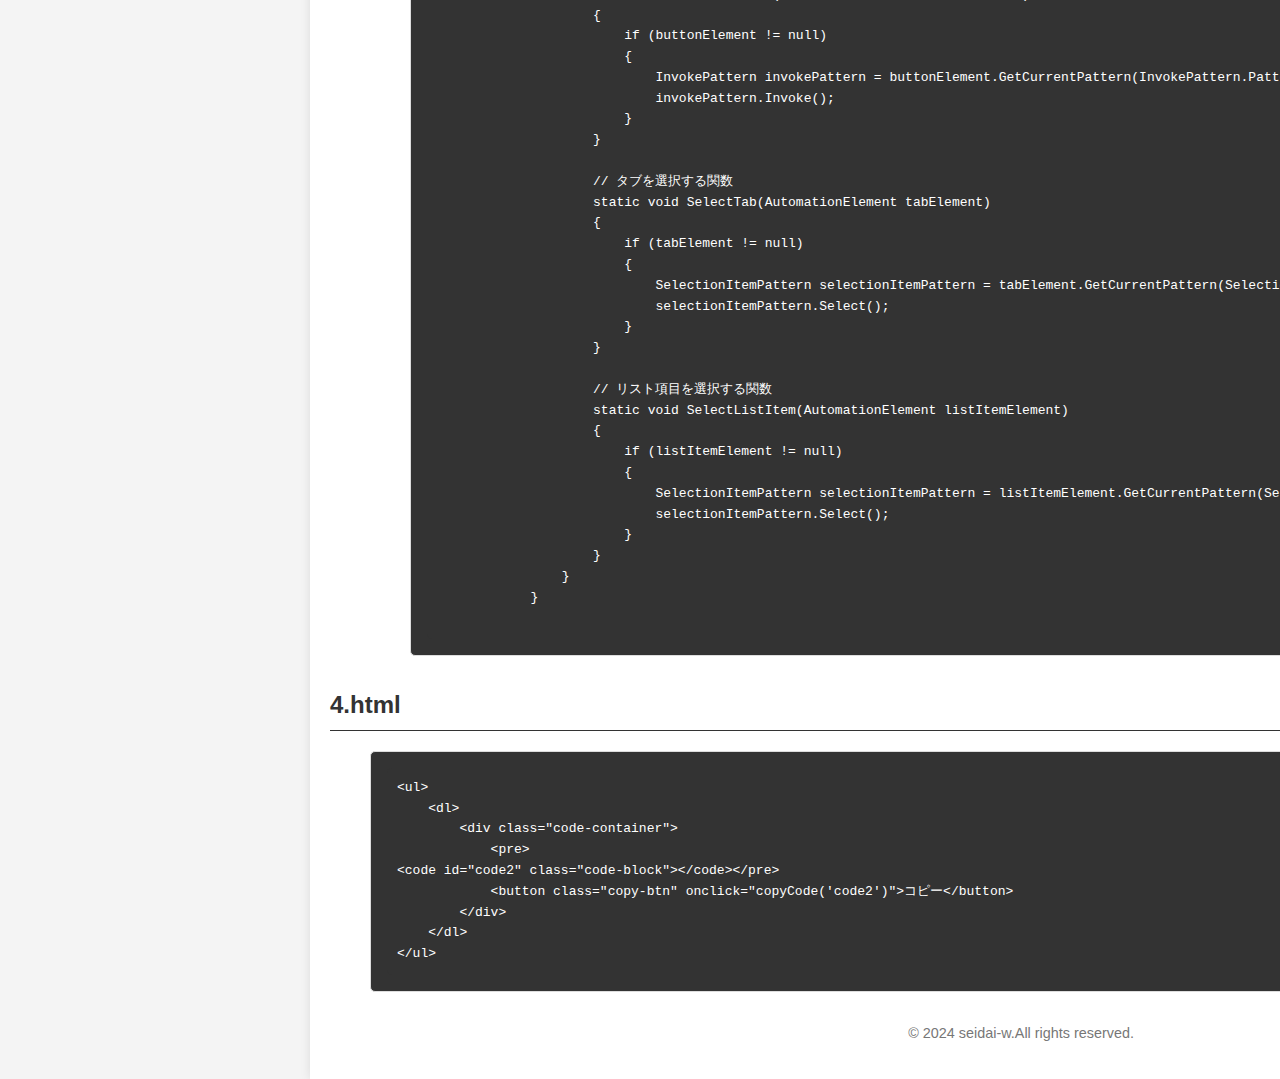
<file: section1/topic3.html>
<!DOCTYPE html>
<html lang="ja">
<head>
    <meta charset="UTF-8">
    <meta name="viewport" content="width=device-width, initial-scale=1.0">
    <title>トピック3: コードレシピ集</title>
    <link rel="stylesheet" href="../assets/css/style.css">
</head>
<body>

<div class="wrapper">
    <script src="../assets/js/main.js"></script>
    <!-- サイドバー -->
    <nav class="sidebar">
        <h2>ナビゲーション</h2>
        <ul>
            <li><a href="../index.html">トップページ</a></li>
            <li><a href="./topic1.html">環境構築</a></li>
            <li><a href="./topic1-2.html">環境構築(pyenv+poetry)</a></li>
            <li><a href="./topic2.html">Vscodeのライブラリ</a></li>
            <li><a href="./topic3.html">コードレシピ集</a></li>
            <ul>
                <li><a href="#py">Python</a></li>
                <li><a href="#cp">C++</a></li>
                <li><a href="#cs">C#</a></li>
                <li><a href="#ht">HTML</a></li>
            </ul>
            <li><a href="../about.html">Aboutページ</a></li>
        </ul>
    </nav>

    <!-- メインコンテンツ -->
    <div class="main-content">
        <h1>トピック3: コードレシピ集</h1>
        <p>このページでは、コードのレシピ集を作成しました。</p>
        <ul class="container">
            <dl><a href="#py">1.Python</a></dl>
            <dl><a href="#cp">2.C++</a></li>
            <dl><a href="#cs">3.C#</a></li>
        </ul>
        <!--Python-->
        <h2 id="py">1.Python</h2>
        <ul>
            <dl>
                <div class="code-container">
                    <pre>
        <code id="code2" class="code-block"></code></pre>            
                    <button class="copy-btn" onclick="copyCode('code2')">コピー</button>
                </div>
            </dl>
        </ul>

        
        
        <h2 id="cp">2.C++</h2>
        <p>C++で使用するコードのレシピをまとめます。</p>
        <ul>
            <dl>C:\以下のファイルを再帰的にvectorに入れるコード<br>ただし、C++17以降が必要</dl>
            <dl>
                <div class="code-container">
                    <pre><code id="cp_1" class="code-block">#include &lt;iostream&gt;
#include &lt;vector&gt;
#include &lt;filesystem&gt;
#include &lt;string&gt;

namespace fs = std::filesystem;

int main() {
    std::wstring folderPath = L"C:\\";

    std::vector&lt;std::wstring&gt; fileList;

    try {
        for (const auto& entry : fs::recursive_directory_iterator(folderPath, fs::directory_options::skip_permission_denied)) {
            try {
                if (fs::is_regular_file(entry.status())) {
                    fileList.push_back(entry.path().wstring()); // wstringに変換
                }
            }
            catch (const std::exception& e) {
                std::wcerr << L"Error processing file: " << entry.path().wstring() << L"\n"
                    << L"Error: " << e.what() << L"\n";
            }
        }
    }
    catch (const std::exception& e) {
        std::wcerr << L"Error accessing directory: " << folderPath << L"\n"
            << L"Error: " << e.what() << L"\n";
    }

    std::wcout << L"Files found:\n";
    for (const auto& file : fileList) {
        std::wcout << file << L"\n";
    }
    std::cout << fileList.size() << std::endl;

    return 0;
}</code></pre>            
                    <button class="copy-btn" onclick="copyCode('cp_1')">コピー</button>
                </div>
            </dl>
        </ul>
        <h2 id="cs">3.C#</h2>
        <p></p>
        <ul>
            <ul>
                <dl>
                    <div class="code-container">
                        <pre>
<code id="cs1" class="code-block"></code>            using System;
            using System.Diagnostics;
            using System.Windows.Automation;
            
            namespace UIAutomationExample
            {
                class Program
                {
                    static void Main(string[] args)
                    {
                        // メモ帳を例として起動
                        Process notepad = Process.Start("notepad.exe");
            
                        // メモ帳のウィンドウが見つかるまで待つ
                        AutomationElement mainWindow = WaitForElementByName("無題 - メモ帳", ControlType.Window);
            
                        // ボタンをクリックする例 (ここではメモ帳のダイアログを閉じる仮想例)
                        //AutomationElement closeButton = FindElementByName(mainWindow, "Close", ControlType.Button);
                        //ClickButton(closeButton);
            
                        // タブを選択する例（タブの名前 "View" を選択）
                        // AutomationElement tabElement = FindElementByName(mainWindow, "View", ControlType.TabItem);
                        // SelectTab(tabElement);
            
                        // リスト項目を選択する例（リストの項目 "Item 1" を選択）
                        // AutomationElement listElement = FindElementByName(mainWindow, "Item 1", ControlType.ListItem);
                        // SelectListItem(listElement);
                        OutputElements(mainWindow, 0);
                        // メモ帳を終了
                        notepad.CloseMainWindow();
                    }
                    static void OutputElements(AutomationElement element, int level)
                    {
                        // インデントを作成
                        string indent = new string(' ', level * 2);
                        string name = element.Current.Name;
                        string controlType = element.Current.ControlType.ProgrammaticName;
            
                        // 要素を出力
                        Console.WriteLine($"{indent}名前: {name}, コントロールタイプ: {controlType}");
            
                        // 子要素を取得して再帰呼び出し
                        var children = element.FindAll(TreeScope.Children, Condition.TrueCondition);
                        foreach (AutomationElement child in children)
                        {
                            OutputElements(child, level + 1);
                        }
                    }
            
                    // 要素を名前で待機して取得
                    static AutomationElement WaitForElementByName(string name, ControlType controlType)
                    {
                        AutomationElement element = null;
                        while (element == null)
                        {
                            element = AutomationElement.RootElement.FindFirst(TreeScope.Children,
                                new AndCondition(
                                    new PropertyCondition(AutomationElement.NameProperty, name),
                                    new PropertyCondition(AutomationElement.ControlTypeProperty, controlType)
                                ));
                        }
                        return element;
                    }
            
                    // 名前で要素を取得
                    static AutomationElement FindElementByName(AutomationElement parent, string name, ControlType controlType)
                    {
                        return parent.FindFirst(TreeScope.Descendants,
                            new AndCondition(
                                new PropertyCondition(AutomationElement.NameProperty, name),
                                new PropertyCondition(AutomationElement.ControlTypeProperty, controlType)
                            ));
                    }
            
                    // ボタンをクリックする関数
                    static void ClickButton(AutomationElement buttonElement)
                    {
                        if (buttonElement != null)
                        {
                            InvokePattern invokePattern = buttonElement.GetCurrentPattern(InvokePattern.Pattern) as InvokePattern;
                            invokePattern.Invoke();
                        }
                    }
            
                    // タブを選択する関数
                    static void SelectTab(AutomationElement tabElement)
                    {
                        if (tabElement != null)
                        {
                            SelectionItemPattern selectionItemPattern = tabElement.GetCurrentPattern(SelectionItemPattern.Pattern) as SelectionItemPattern;
                            selectionItemPattern.Select();
                        }
                    }
            
                    // リスト項目を選択する関数
                    static void SelectListItem(AutomationElement listItemElement)
                    {
                        if (listItemElement != null)
                        {
                            SelectionItemPattern selectionItemPattern = listItemElement.GetCurrentPattern(SelectionItemPattern.Pattern) as SelectionItemPattern;
                            selectionItemPattern.Select();
                        }
                    }
                }
            }
            </pre>            
                        <button class="copy-btn" onclick="copyCode('cs1')">コピー</button>
                    </div>
                </dl>
            </ul>
            
        </ul>

        <h2 id="ht">4.html</h2>
        <p></p>
        <ul>
            <div class="code-container">
                <pre><code id="ht_code1" class="code-block">&lt;ul&gt;
    &lt;dl&gt;
        &lt;div class="code-container"&gt;
            &lt;pre&gt;
&lt;code id="code2" class="code-block"&gt;&lt;/code&gt;&lt;/pre&gt;            
            &lt;button class="copy-btn" onclick="copyCode('code2')"&gt;コピー&lt;/button&gt;
        &lt;/div&gt;
    &lt;/dl&gt;
&lt;/ul&gt;
</code><button class="copy-btn" onclick="copyCode('ht_code1')">コピー</button></div>

        </ul>
        <div class="footer">
            <p>© 2024 seidai-w.All rights reserved.</p>
        </div>
    </div>
</div>

</body>
</html>
</file>
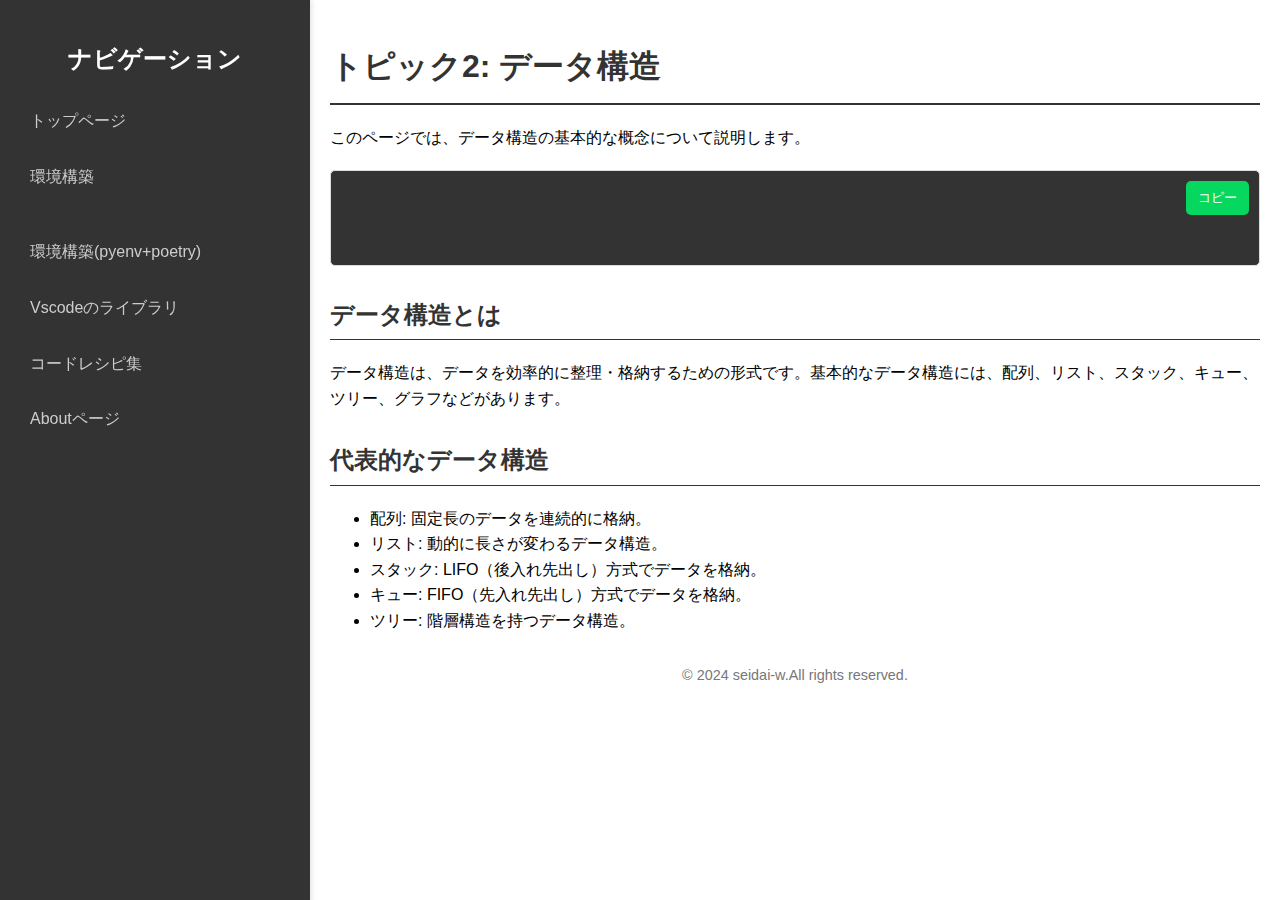
<file: section1/topic4.html>
<!DOCTYPE html>
<html lang="ja">
<head>
    <meta charset="UTF-8">
    <meta name="viewport" content="width=device-width, initial-scale=1.0">
    <title>トピック2: データ構造</title>
    <link rel="stylesheet" href="../assets/css/style.css">
</head>
<body>

<div class="wrapper">
    <script src="../assets/js/main.js"></script>
    <!-- サイドバー -->
    <nav class="sidebar">
        <h2>ナビゲーション</h2>
        <ul>
            <li><a href="../index.html">トップページ</a></li>
            <li><a href="./topic1.html">環境構築</a</dl></li>
            <li><a href="./topic1-2.html">環境構築(pyenv+poetry)</a></li>
            <li><a href="./topic2.html">Vscodeのライブラリ</a></li>
            <li><a href="./topic3.html">コードレシピ集</a></li>
            <li><a href="../about.html">Aboutページ</a></li>
        </ul>
    </nav>

    <!-- メインコンテンツ -->
    <div class="main-content">
        <h1>トピック2: データ構造</h1>
        <p>このページでは、データ構造の基本的な概念について説明します。</p>
        <div class="code-container">
            <pre id="code">
               
            </pre>
            <button class="copy-btn" onclick="copyCode()">コピー</button>
        </div>
        
        
        <h2>データ構造とは</h2>
        <p>データ構造は、データを効率的に整理・格納するための形式です。基本的なデータ構造には、配列、リスト、スタック、キュー、ツリー、グラフなどがあります。</p>

        <h2>代表的なデータ構造</h2>
        <ul>
            <li>配列: 固定長のデータを連続的に格納。</li>
            <li>リスト: 動的に長さが変わるデータ構造。</li>
            <li>スタック: LIFO（後入れ先出し）方式でデータを格納。</li>
            <li>キュー: FIFO（先入れ先出し）方式でデータを格納。</li>
            <li>ツリー: 階層構造を持つデータ構造。</li>
        </ul>

        <div class="footer">
            <p>© 2024 seidai-w.All rights reserved.</p>
        </div>
    </div>
</div>

</body>
</html>
</file>
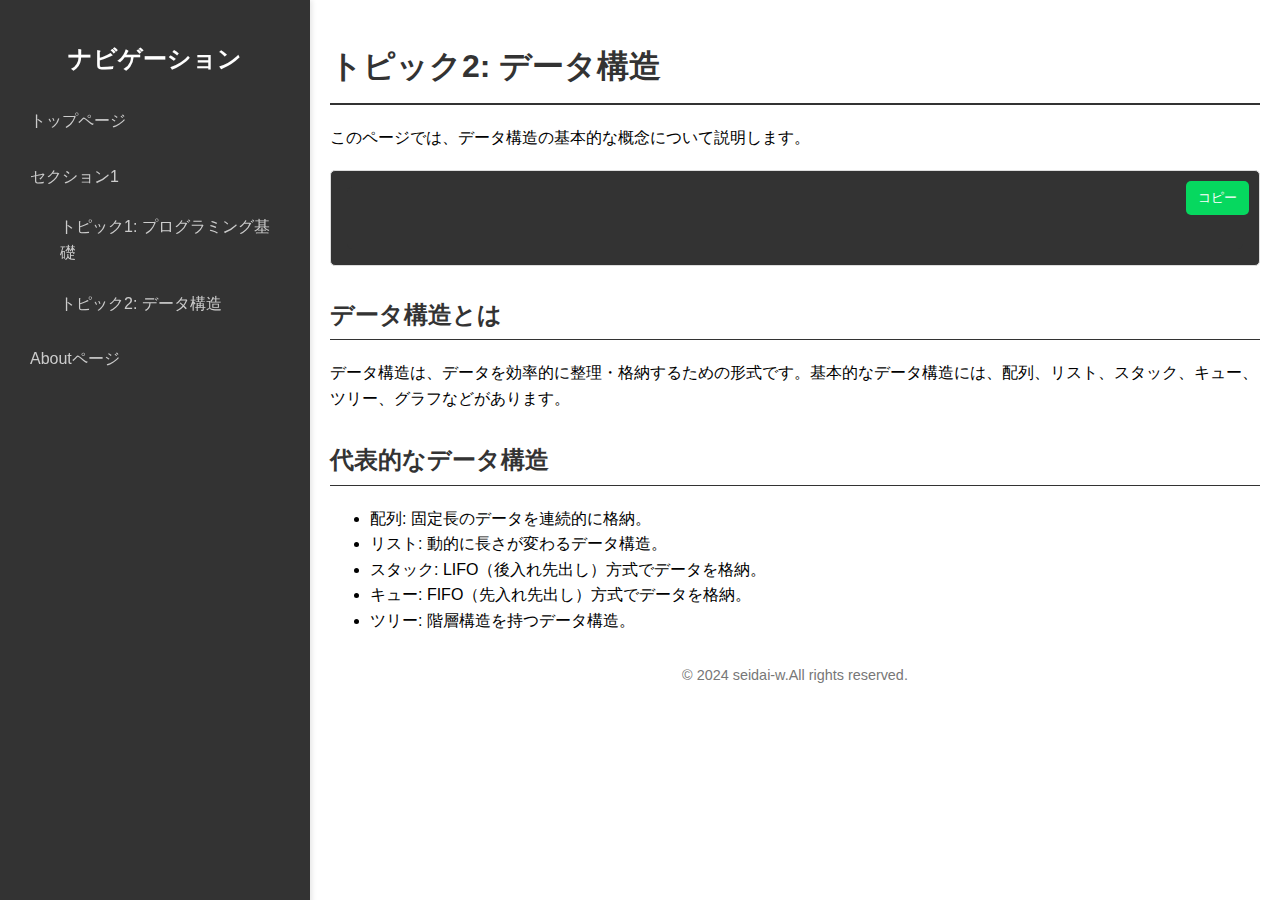
<file: templates/topic4.html>
<!DOCTYPE html>
<html lang="ja">
<head>
    <meta charset="UTF-8">
    <meta name="viewport" content="width=device-width, initial-scale=1.0">
    <title>トピック2: データ構造</title>
    <link rel="stylesheet" href="../assets/css/style.css">
</head>
<body>

<div class="wrapper">
    <script src="../assets/js/main.js"></script>
    <!-- サイドバー -->
    <nav class="sidebar">
        <h2>ナビゲーション</h2>
        <ul>
            <li><a href="../index.html">トップページ</a></li>
            <li>
                <a href="#">セクション1</a>
                <ul>
                    <li><a href="./topic1.html">トピック1: プログラミング基礎</a></li>
                    <li><a href="./topic2.html">トピック2: データ構造</a></li>
                </ul>
            </li>
            <li><a href="../about.html">Aboutページ</a></li>
        </ul>
    </nav>

    <!-- メインコンテンツ -->
    <div class="main-content">
        <h1>トピック2: データ構造</h1>
        <p>このページでは、データ構造の基本的な概念について説明します。</p>
        <div class="code-container">
            <pre id="code">
               
            </pre>
            <button class="copy-btn" onclick="copyCode()">コピー</button>
        </div>
        
        
        <h2>データ構造とは</h2>
        <p>データ構造は、データを効率的に整理・格納するための形式です。基本的なデータ構造には、配列、リスト、スタック、キュー、ツリー、グラフなどがあります。</p>

        <h2>代表的なデータ構造</h2>
        <ul>
            <li>配列: 固定長のデータを連続的に格納。</li>
            <li>リスト: 動的に長さが変わるデータ構造。</li>
            <li>スタック: LIFO（後入れ先出し）方式でデータを格納。</li>
            <li>キュー: FIFO（先入れ先出し）方式でデータを格納。</li>
            <li>ツリー: 階層構造を持つデータ構造。</li>
        </ul>

        <div class="footer">
            <p>© 2024 seidai-w.All rights reserved.</p>
        </div>
    </div>
</div>

</body>
</html>
</file>
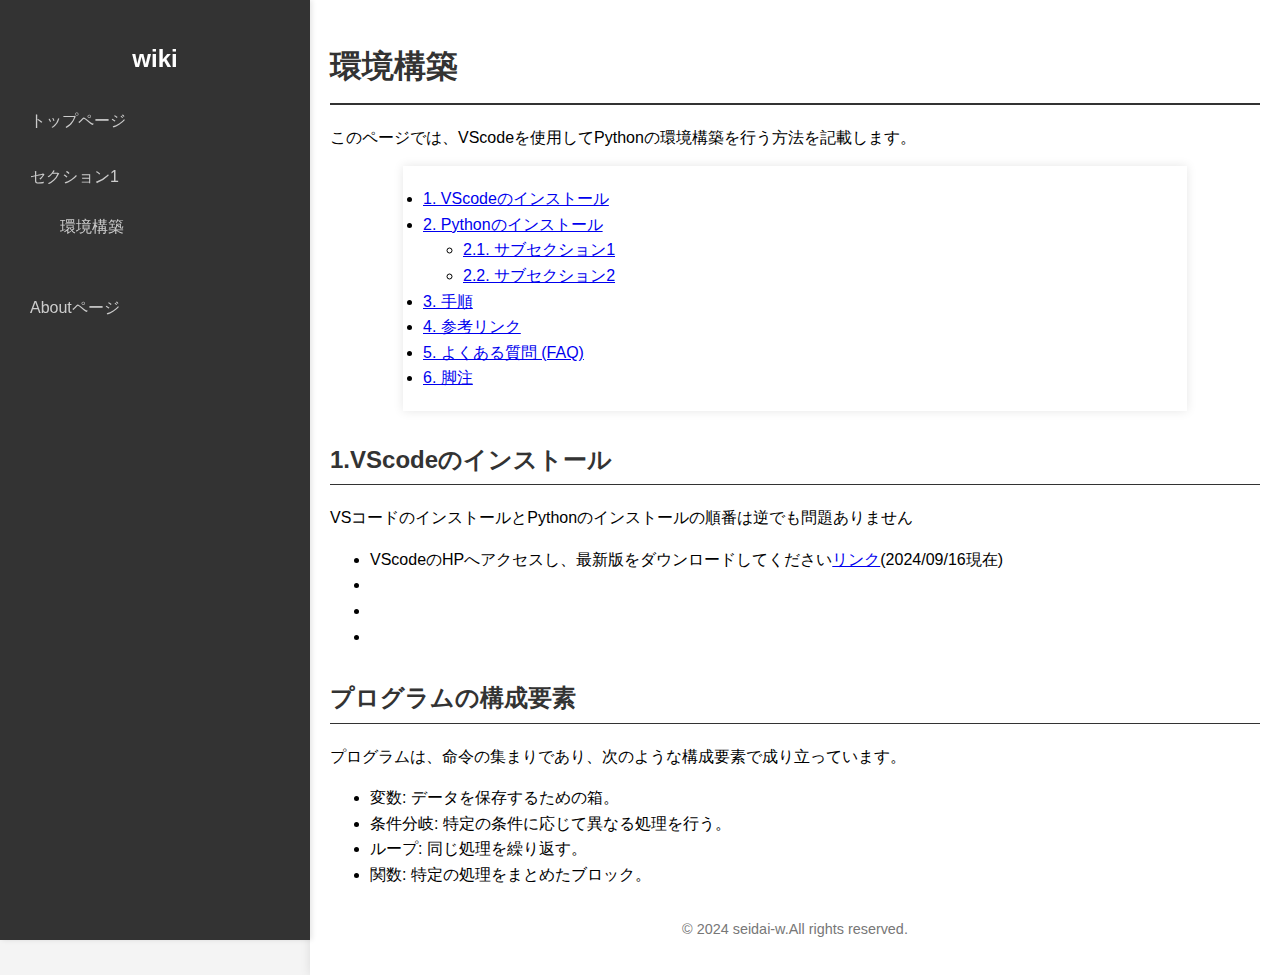
<file: pages/section1/topic1.html>
<!DOCTYPE html>
<html lang="ja">
<head>
    <meta charset="UTF-8">
    <meta name="viewport" content="width=device-width, initial-scale=1.0">
    <title>環境構築</title>
    <link rel="stylesheet" href="../../assets/css/style.css">
</head>
<body>
<!--環境構築のページ-->
<div class="wrapper">
    <!-- サイドバー -->
    <nav class="sidebar">
        <h2>wiki</h2>
        <ul>
            <li><a href="../index.html">トップページ</a></li>
            <li>
                <a href="#">セクション1</a>
                <ul>
                    <li><a href="./topic1.html">環境構築</a></li>
                    <li><a href="./topic2.html"></a></li>
                </ul>
            </li>
            <li><a href="../about.html">Aboutページ</a></li>
        </ul>
    </nav>

    <!-- メインコンテンツ -->
    <div class="main-content">
        <h1>環境構築</h1>
        <p>このページでは、VScodeを使用してPythonの環境構築を行う方法を記載します。</p>
        <ul class="container">
            <li><a href="#vsinst">1. VScodeのインストール</a></li>
            <li><a href="#details">2. Pythonのインストール</a>
                <ul>
                    <li><a href="#subsection1">2.1. サブセクション1</a></li>
                    <li><a href="#subsection2">2.2. サブセクション2</a></li>
                </ul>
            </li>
            <li><a href="#steps">3. 手順</a></li>
            <li><a href="#references">4. 参考リンク</a></li>
            <li><a href="#faq">5. よくある質問 (FAQ)</a></li>
            <li><a href="#notes">6. 脚注</a></li>
        </ul>

        <h2 id="vsinst">1.VScodeのインストール</h2>
        <p>VSコードのインストールとPythonのインストールの順番は逆でも問題ありません</p>

        <ul>
            <li>VScodeのHPへアクセスし、最新版をダウンロードしてください<a href="https://code.visualstudio.com/download">リンク</a>(2024/09/16現在)</li>
            <li></li>
            <li></li>
            <li></li>
        </ul>

        <h2>プログラムの構成要素</h2>
        <p>プログラムは、命令の集まりであり、次のような構成要素で成り立っています。</p>
        <ul>
            <li>変数: データを保存するための箱。</li>
            <li>条件分岐: 特定の条件に応じて異なる処理を行う。</li>
            <li>ループ: 同じ処理を繰り返す。</li>
            <li>関数: 特定の処理をまとめたブロック。</li>
        </ul>

        <div class="footer">
            <p>© 2024 seidai-w.All rights reserved.</p>
        </div>
    </div>
</div>

</body>
</html>
</file>
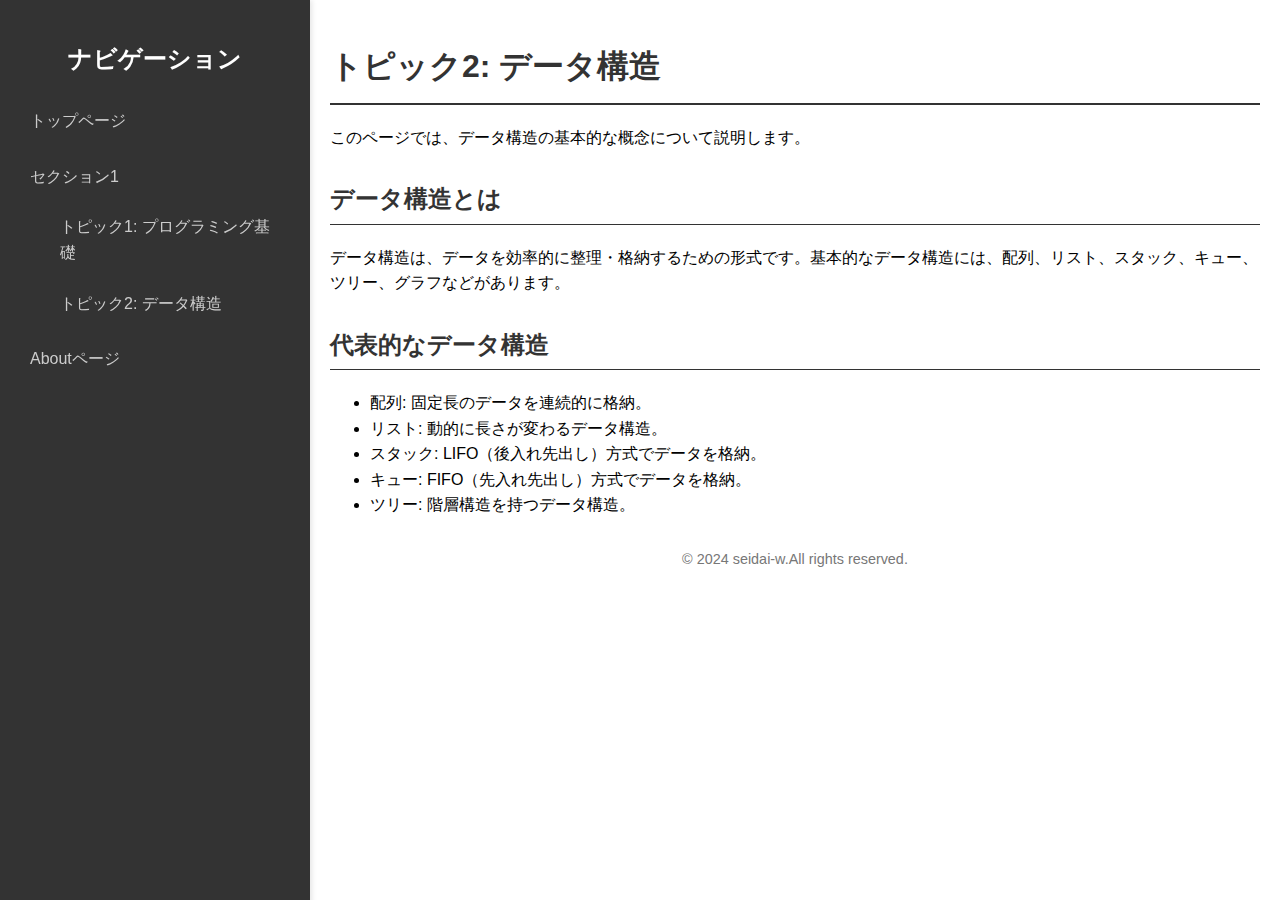
<file: pages/section1/topic2.html>
<!DOCTYPE html>
<html lang="ja">
<head>
    <meta charset="UTF-8">
    <meta name="viewport" content="width=device-width, initial-scale=1.0">
    <title>トピック2: データ構造</title>
    <link rel="stylesheet" href="../../assets/css/style.css">
</head>
<body>

<div class="wrapper">
    <!-- サイドバー -->
    <nav class="sidebar">
        <h2>ナビゲーション</h2>
        <ul>
            <li><a href="../index.html">トップページ</a></li>
            <li>
                <a href="#">セクション1</a>
                <ul>
                    <li><a href="./topic1.html">トピック1: プログラミング基礎</a></li>
                    <li><a href="./topic2.html">トピック2: データ構造</a></li>
                </ul>
            </li>
            <li><a href="../about.html">Aboutページ</a></li>
        </ul>
    </nav>

    <!-- メインコンテンツ -->
    <div class="main-content">
        <h1>トピック2: データ構造</h1>
        <p>このページでは、データ構造の基本的な概念について説明します。</p>

        <h2>データ構造とは</h2>
        <p>データ構造は、データを効率的に整理・格納するための形式です。基本的なデータ構造には、配列、リスト、スタック、キュー、ツリー、グラフなどがあります。</p>

        <h2>代表的なデータ構造</h2>
        <ul>
            <li>配列: 固定長のデータを連続的に格納。</li>
            <li>リスト: 動的に長さが変わるデータ構造。</li>
            <li>スタック: LIFO（後入れ先出し）方式でデータを格納。</li>
            <li>キュー: FIFO（先入れ先出し）方式でデータを格納。</li>
            <li>ツリー: 階層構造を持つデータ構造。</li>
        </ul>

        <div class="footer">
            <p>© 2024 seidai-w.All rights reserved.</p>
        </div>
    </div>
</div>

</body>
</html>
</file>
<file: assets/css/style.css>
body {
    font-family: Arial, sans-serif;
    line-height: 1.6;
    margin: 0;
    padding: 0;
    background-color: #f4f4f4;
}

.container {
    width: 80%;
    margin: 0 auto;
    padding: 20px;
    background-color: #fff;
    box-shadow: 0 0 10px rgba(0, 0, 0, 0.1);
}


.wrapper {
    display: flex;
    min-height: 100vh;
}

.sidebar {
    width: 270px;
    background-color: #333;
    color: white;
    padding: 20px;
    box-shadow: 2px 0 5px rgba(0, 0, 0, 0.1);
    position: fixed; /* サイドバーを固定 */
    top: 0;          /* 画面の上部に固定 */
    left: 0;         /* 画面の左側に固定 */
    height: 100%;    /* サイドバーの高さを画面の高さに合わせる */
    overflow-y: auto; /* サイドバー内が溢れた場合はスクロールを表示 */
}

.sidebar h2 {
    color: #fff;
    text-align: center;
    margin-bottom: 20px;
}

.sidebar ul {
    list-style-type: none;
    padding: 0;
}

.sidebar ul li {
    margin: 10px 0;
    position: relative;
}

.sidebar ul li a {
    color: #ccc;
    text-decoration: none;
    display: block;
    padding: 10px;
    transition: background-color 0.3s ease;
}

.sidebar ul li a:hover {
    background-color: #575757;
    color: #fff;
}

.sidebar ul ul {
    margin-left: 20px;
    padding-left: 0;
}

.sidebar ul ul li {
    margin: 5px 0;
}

.sidebar ul ul li a {
    padding-left: 20px;
}

.main-content {
    flex: 1;
    padding: 20px;
    background-color: #fff;
    box-shadow: 0 0 10px rgba(0, 0, 0, 0.1);
    margin-left: 310px; /* サイドバーの横幅分を調整 */
}

.main-content h1, h2 {
    color: #333;
}

.main-content h1 {
    border-bottom: 2px solid #333;
    padding-bottom: 10px;
    margin-bottom: 20px;
}

.main-content h2 {
    margin-top: 30px;
    border-bottom: 1px solid #333;
    padding-bottom: 5px;
}

.footer {
    margin-top: 30px;
    font-size: 0.9em;
    color: #777;
    text-align: center;
}
.c {
    margin-right: 40px;
}
.c img {
    display: block;
    margin-right: 40px;
}
.overlay { /* グレーの背景 */
  position: fixed;
  background: rgba(0, 0, 0, 0.2);
  transition: all 0.5s 0s ease;
  visibility: hidden;
  opacity: 0;
  top: 0;
  left: 0;
  bottom: 0;
  right: 0;
}
.popup-checkbox {
  display: none;
}
.popup-checkbox:checked + .overlay {
  visibility: visible;
  opacity: 1;
  z-index: 100000;
  background-color: #000000D0;
  width: 100%;
}
.popWindow {
  border-radius: 5px;
  overflow: auto; /* スクロールバー用 */
  max-height: 95%; /* すき間 */
  min-width: fit-content; /* 横幅が広い時に白の部分が大きくならないため */
  max-width: 95%; /* すき間 */
  position: fixed;
  top: 50%; /* 中央に */
  left: 50%; /* 中央に */
  transform: translate(-50%, -50%); /* 中央に */
  z-index: 100010;
  font-size: 13px;
  line-height: 18px;
  margin: 10px auto;
  padding: 4px 10px;
  background: #FFFD; /* 枠の色 */
  text-align: center; /* 文字を中央寄せ */
  transition: all 500ms ease-in-out;
}
.popWindow .ptitle {
  font-size: 15px;
  margin: 8px;
  color: #333;
}
.popWindow .close {
  position: absolute;
  top: 8px;
  right: 10px;
  transition: all 300ms;
  font-size: 24px;
  line-height: inherit;
  font-weight: bold;
  text-decoration: none;
  color: #000;
  padding: 2px;
}
.popWindow .close:hover {
  color: #06D85F;
}
.popWindow::-webkit-scrollbar-track {
  background: none;
}
.popWindow::-webkit-scrollbar {
  width: 10px;
  height: 10px;
}
.popWindow::-webkit-scrollbar-thumb {
  background: #999;
  border-radius: 5px;
}
.clickable:hover {
  cursor: pointer;
}
@media screen and (max-width: 700px){
  .popup-checkbox:checked + .overlay {
    visibility: hidden;
    opacity: 0;
  }
}
.code-container {
  position: relative;
  background-color: #333; /* 背景色を黒に */
  border: 1px solid #ddd;
  padding: 16px;
  margin: 20px 0;
  border-radius: 5px;
  font-family: monospace;
 
  color: #fff; /* 文字色を白に */
}

.copy-btn {
  position: absolute;
  top: 10px;
  right: 10px;
  background-color: #06D85F;
  color: white;
  border: none;
  padding: 8px 12px;
  border-radius: 5px;
  cursor: pointer;
}

.copy-btn:hover {
  background-color: #04a64b;
}

pre {
  margin: 0;
  white-space: pre-wrap; /* 長い行を折り返す */
  overflow-x: auto; /* 横スクロールを有効にする */
  white-space: pre; /* インデントや空白をそのまま表示 */
  word-wrap: break-word;
  background-color: #333; /* コード部分の背景色を黒に */
  color: #fff; /* コード部分の文字色を白に */
  padding: 10px;
  border-radius: 5px;
}
</file>
